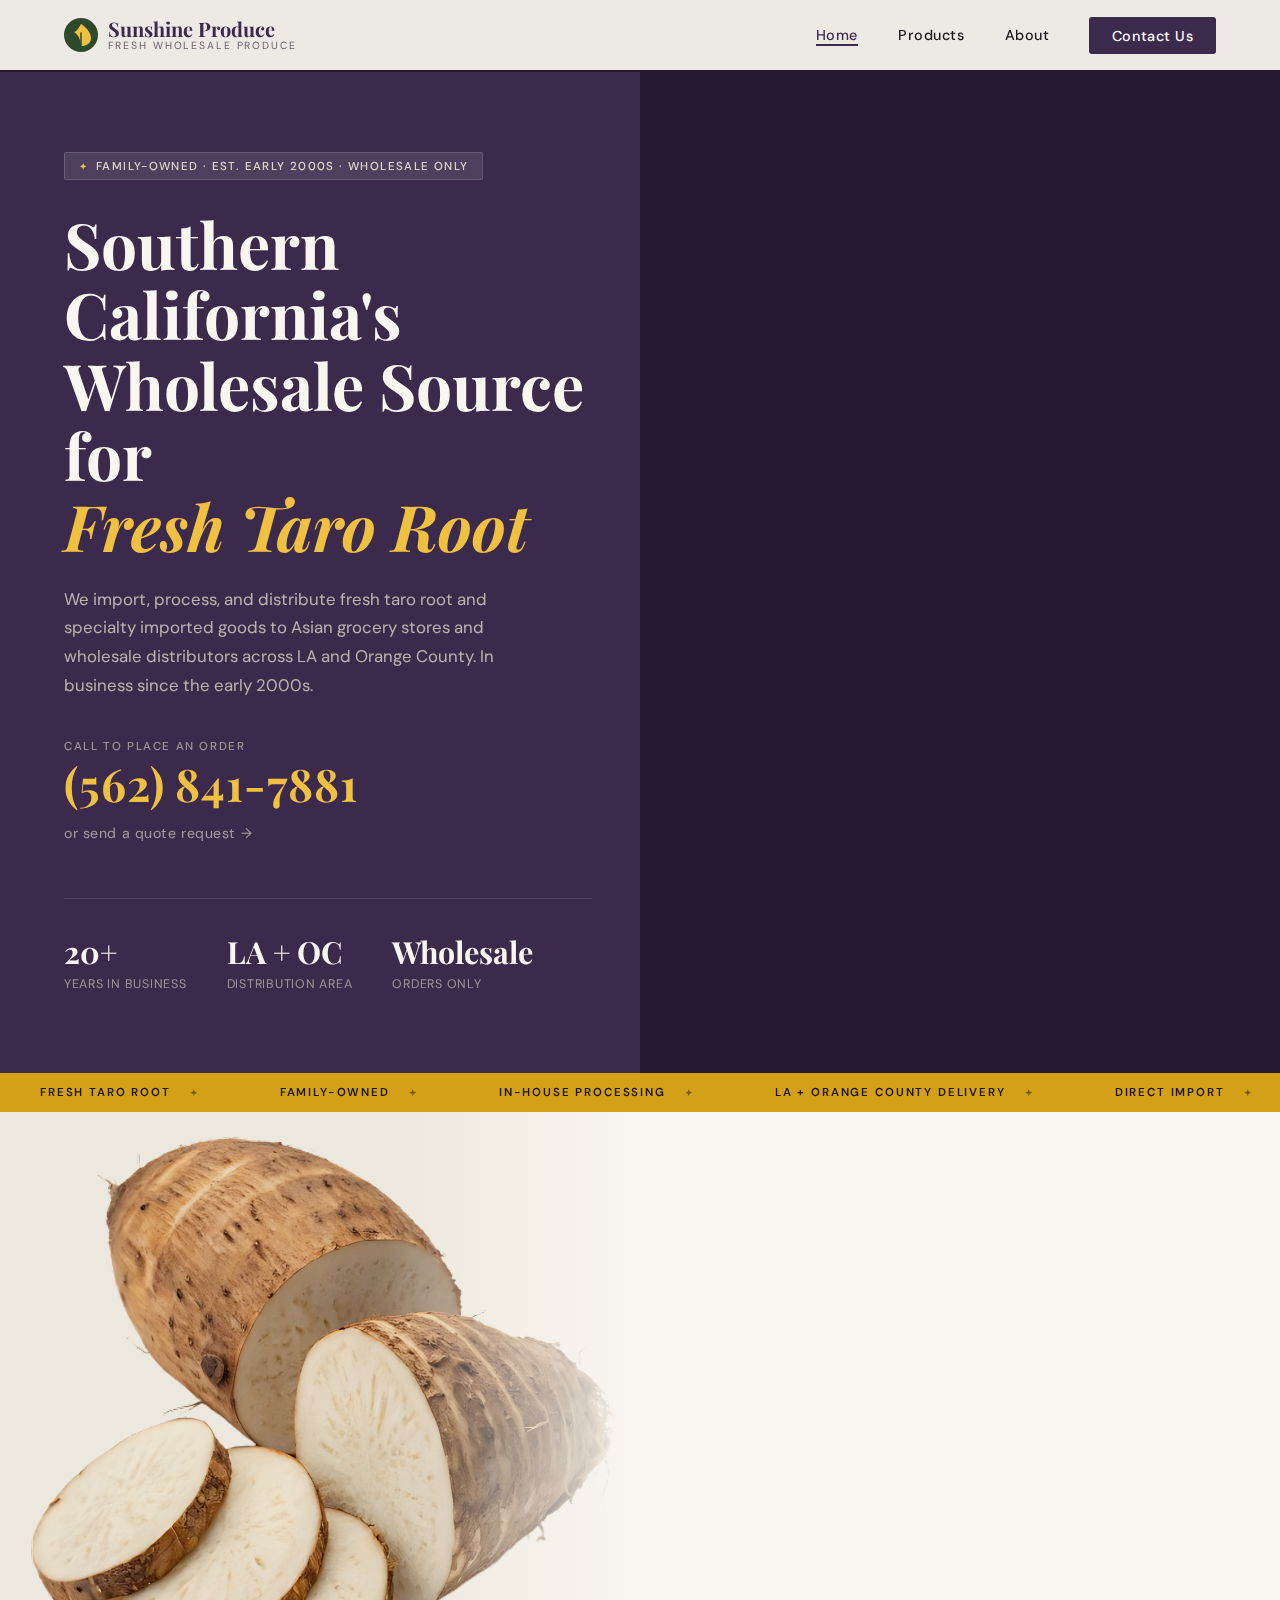
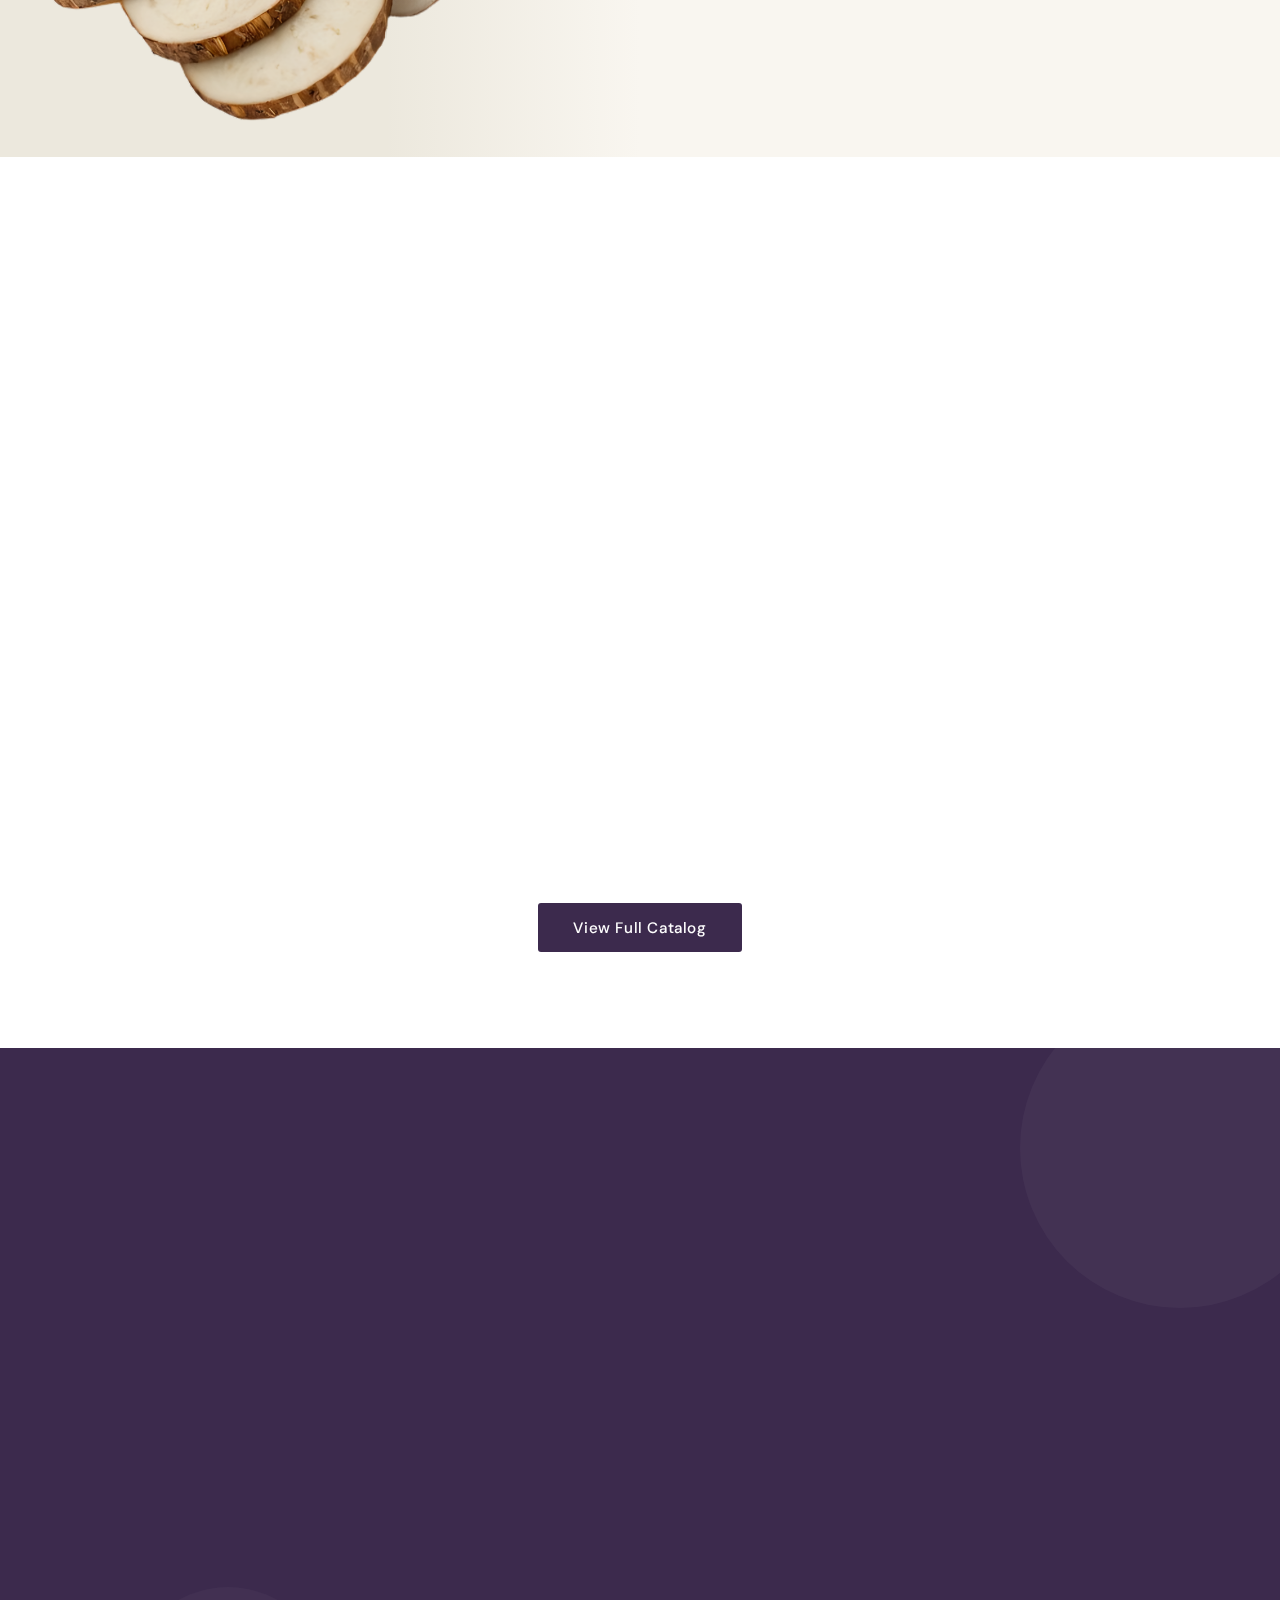
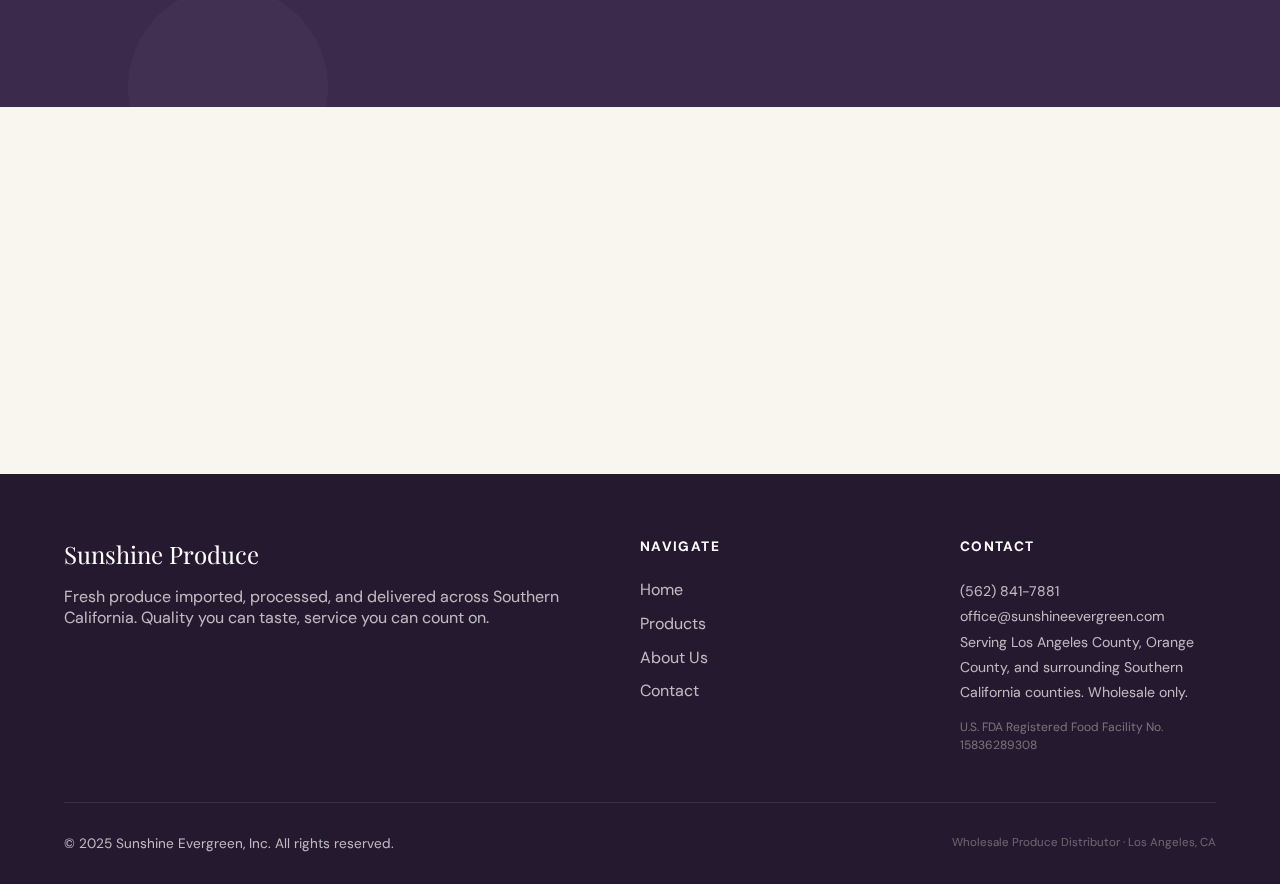
<file: index.html>
<!DOCTYPE html>
<html lang="en">

<head>
  <meta charset="UTF-8" />
  <meta name="viewport" content="width=device-width, initial-scale=1.0" />
  <title>Sunshine Produce — Fresh Wholesale Produce, Southern California</title>
  <link rel="icon" type="image/svg+xml" href="/images/logo.svg">
  <link rel="preconnect" href="https://fonts.googleapis.com" />
  <link rel="preconnect" href="https://fonts.gstatic.com" crossorigin />
  <link rel="stylesheet"
    href="https://fonts.googleapis.com/css2?family=Playfair+Display:ital,wght@0,500;0,700;1,500&family=DM+Sans:wght@300;400;500&display=swap"
    media="print" onload="this.media='all'" />
  <noscript>
    <link rel="stylesheet"
      href="https://fonts.googleapis.com/css2?family=Playfair+Display:ital,wght@0,500;0,700;1,500&family=DM+Sans:wght@300;400;500&display=swap" />
  </noscript>
  <link rel="stylesheet" href="styles.css" />
  <style>
    /* ── HERO ── */
    .hero {
      min-height: 100vh;
      display: grid;
      grid-template-columns: 1fr 1fr;
      padding-top: 72px;
      position: relative;
      overflow: hidden;
    }

    .hero-left {
      display: flex;
      flex-direction: column;
      justify-content: center;
      padding: 5rem 3rem 5rem 4rem;
      position: relative;
      z-index: 2;
      background: var(--green);
    }

    .hero-badge {
      display: inline-flex;
      align-items: center;
      gap: 0.5rem;
      background: rgba(255, 255, 255, 0.1);
      color: rgba(237, 229, 208, 0.9);
      font-size: 0.72rem;
      font-weight: 500;
      letter-spacing: 0.12em;
      text-transform: uppercase;
      padding: 0.35rem 0.85rem;
      border-radius: 2px;
      margin-bottom: 1.8rem;
      width: fit-content;
      animation: fadeUp 0.6s ease both;
    }

    .hero-badge::before {
      content: '✦';
      color: var(--gold-lt);
      font-size: 0.65rem;
    }

    .hero h1 {
      font-family: 'Playfair Display', serif;
      font-size: clamp(2.8rem, 5vw, 4.2rem);
      font-weight: 700;
      line-height: 1.1;
      color: var(--cream);
      margin-bottom: 1.5rem;
      animation: fadeUp 0.6s 0.1s ease both;
    }

    .hero h1 em {
      font-style: italic;
      color: var(--gold-lt);
    }

    .hero-sub {
      font-size: 1.05rem;
      line-height: 1.7;
      color: rgba(237, 229, 208, 0.72);
      max-width: 440px;
      margin-bottom: 2.5rem;
      animation: fadeUp 0.6s 0.2s ease both;
    }

    .hero-phone-cta {
      display: flex;
      flex-direction: column;
      gap: 0.3rem;
      margin-bottom: 1rem;
      animation: fadeUp 0.6s 0.3s ease both;
    }

    .hero-phone-label {
      font-size: 0.72rem;
      letter-spacing: 0.14em;
      text-transform: uppercase;
      color: rgba(237, 229, 208, 0.55);
      font-weight: 500;
    }

    .hero-phone-number {
      font-family: 'Playfair Display', serif;
      font-size: clamp(1.8rem, 3.5vw, 2.8rem);
      font-weight: 700;
      color: var(--gold-lt);
      text-decoration: none;
      letter-spacing: 0.02em;
      transition: color 0.2s;
      line-height: 1.1;
    }

    .hero-phone-number:hover { color: var(--cream); }

    .hero-text-link {
      font-size: 0.88rem;
      color: rgba(237, 229, 208, 0.6);
      text-decoration: none;
      letter-spacing: 0.04em;
      transition: color 0.2s;
      animation: fadeUp 0.6s 0.35s ease both;
    }

    .hero-text-link:hover { color: var(--cream); }

    .hero-stats {
      display: flex;
      gap: 2.5rem;
      margin-top: 3.5rem;
      padding-top: 2rem;
      border-top: 1px solid rgba(255, 255, 255, 0.12);
      animation: fadeUp 0.6s 0.4s ease both;
    }

    .hero-stat-num {
      font-family: 'Playfair Display', serif;
      font-size: 1.9rem;
      font-weight: 700;
      color: var(--cream);
      display: block;
    }

    .hero-stat-label {
      font-size: 0.78rem;
      color: rgba(237, 229, 208, 0.55);
      letter-spacing: 0.06em;
      text-transform: uppercase;
    }

    .hero-right {
      position: relative;
      overflow: hidden;
      animation: fadeIn 0.8s 0.2s ease both;
    }

    .hero-right::before {
      content: '';
      position: absolute;
      inset: 0;
      background: linear-gradient(135deg, var(--green) 0%, var(--green2) 50%, #5a8c3e 100%);
      z-index: 1;
    }

    .hero-botanical {
      position: absolute;
      top: 50%;
      left: 50%;
      transform: translate(-42%, -50%);
      z-index: 2;
      width: 78%;
      opacity: 0.18;
    }

    .hero-img-stack {
      position: absolute;
      inset: 0;
      z-index: 3;
      display: flex;
      align-items: center;
      justify-content: center;
    }

    .hero-float-img {
      position: absolute;
      filter: drop-shadow(0 20px 40px rgba(0, 0, 0, 0.5));
      mix-blend-mode: multiply;
    }

    .hero-float-main {
      width: 72%;
      top: 50%;
      left: 48%;
      transform: translate(-50%, -50%) rotate(-3deg);
    }

    .hero-float-secondary {
      width: 44%;
      bottom: 8%;
      right: 4%;
      transform: rotate(4deg);
    }

    .hero-trust-line {
      position: absolute;
      bottom: 1.5rem;
      left: 0;
      right: 0;
      text-align: center;
      font-size: 0.65rem;
      letter-spacing: 0.1em;
      color: rgba(255, 255, 255, 0.3);
      text-transform: uppercase;
      z-index: 4;
      padding: 0 1rem;
    }

    /* ── MARQUEE ── */
    .marquee-bar {
      background: var(--gold);
      color: var(--text);
      padding: 0.75rem 0;
      overflow: hidden;
      position: relative;
      z-index: 2;
    }

    .marquee-track {
      display: flex;
      gap: 0;
      animation: marquee 28s linear infinite;
      width: max-content;
    }

    .marquee-item {
      white-space: nowrap;
      padding: 0 2.5rem;
      font-size: 0.72rem;
      letter-spacing: 0.16em;
      text-transform: uppercase;
      font-weight: 600;
      display: flex;
      align-items: center;
      gap: 1.2rem;
    }

    .marquee-item::after {
      content: '✦';
      color: var(--text);
      font-size: 0.55rem;
      opacity: 0.5;
    }

    /* ── ABOUT STRIP ── */
    .about-strip {
      display: grid;
      grid-template-columns: 1fr 1fr;
      gap: 0;
      min-height: 520px;
      position: relative;
      z-index: 2;
    }

    .about-img {
      background: var(--cream2);
      position: relative;
      overflow: hidden;
    }

    .about-img img {
      width: 100%;
      height: 100%;
      object-fit: cover;
    }

    .about-img-overlay {
      position: absolute;
      inset: 0;
      background: linear-gradient(to right, transparent 60%, var(--cream) 100%);
    }

    .about-content {
      padding: 5rem 4rem 5rem 3rem;
      display: flex;
      flex-direction: column;
      justify-content: center;
    }

    .about-content h2 {
      font-family: 'Playfair Display', serif;
      font-size: clamp(1.8rem, 3vw, 2.6rem);
      font-weight: 700;
      color: var(--green);
      line-height: 1.2;
      margin-bottom: 1.2rem;
    }

    .about-content p {
      font-size: 0.98rem;
      line-height: 1.75;
      color: var(--muted);
      margin-bottom: 1rem;
      max-width: 460px;
    }

    .about-content a { margin-top: 1rem; }

    /* ── PRODUCTS SECTION ── */
    .products-section {
      padding: 6rem 4rem;
      position: relative;
      z-index: 2;
      background: var(--white);
    }

    .section-header { text-align: center; margin-bottom: 3.5rem; }

    .section-header h2 {
      font-family: 'Playfair Display', serif;
      font-size: clamp(2rem, 4vw, 3rem);
      color: var(--green);
      margin-bottom: 0.75rem;
    }

    .section-header p { color: var(--muted); font-size: 1rem; max-width: 520px; margin: 0 auto; line-height: 1.6; }

    .products-grid {
      display: grid;
      grid-template-columns: repeat(3, 1fr);
      gap: 1.5rem;
      max-width: 1100px;
      margin: 0 auto;
    }

    .product-card {
      background: var(--cream);
      border-radius: 3px;
      overflow: hidden;
      border: 1px solid var(--cream2);
      transition: transform 0.2s, box-shadow 0.2s;
      cursor: pointer;
    }

    .product-card:hover { transform: translateY(-4px); box-shadow: 0 16px 40px rgba(45, 74, 45, 0.12); }

    .product-card-img {
      width: 100%;
      height: 220px;
      background: var(--cream2);
      display: flex;
      align-items: center;
      justify-content: center;
      overflow: hidden;
    }

    .product-card-img img { width: 100%; height: 100%; object-fit: cover; mix-blend-mode: multiply; }

    .product-card-body { padding: 1.4rem 1.5rem 1.6rem; }

    .product-card-tag { font-size: 0.68rem; letter-spacing: 0.14em; text-transform: uppercase; color: var(--terra); font-weight: 500; margin-bottom: 0.4rem; }
    .product-card-name { font-family: 'Playfair Display', serif; font-size: 1.15rem; font-weight: 700; color: var(--green); margin-bottom: 0.5rem; }
    .product-card-desc { font-size: 0.88rem; color: var(--muted); line-height: 1.6; }

    .product-placeholder {
      width: 100%;
      height: 220px;
      background: linear-gradient(135deg, var(--cream2) 0%, var(--cream) 100%);
      display: flex;
      align-items: center;
      justify-content: center;
    }

    .product-placeholder svg { width: 64px; height: 64px; opacity: 0.25; }

    /* ── VALUES ── */
    .values-section {
      padding: 6rem 4rem;
      background: var(--green);
      position: relative;
      overflow: hidden;
      z-index: 2;
    }

    .values-section::before {
      content: '';
      position: absolute;
      top: -60px;
      right: -60px;
      width: 320px;
      height: 320px;
      border-radius: 50%;
      background: rgba(255, 255, 255, 0.04);
    }

    .values-section::after {
      content: '';
      position: absolute;
      bottom: -80px;
      left: 10%;
      width: 200px;
      height: 200px;
      border-radius: 50%;
      background: rgba(255, 255, 255, 0.03);
    }

    .values-section .section-header h2 { color: var(--cream); }
    .values-section .section-header p { color: rgba(237, 229, 208, 0.7); }
    .values-section .section-tag { color: var(--gold-lt); }
    .values-section .section-tag::before { background: var(--gold-lt); }

    .values-grid { display: grid; grid-template-columns: repeat(3, 1fr); gap: 2rem; max-width: 960px; margin: 0 auto; }

    .value-card {
      padding: 2rem;
      border: 1px solid rgba(255, 255, 255, 0.1);
      border-radius: 3px;
      transition: background 0.2s, border-color 0.2s;
    }

    .value-card:hover { background: rgba(255, 255, 255, 0.06); border-color: rgba(255, 255, 255, 0.2); }

    .value-icon {
      width: 44px;
      height: 44px;
      background: rgba(240, 192, 64, 0.15);
      border-radius: 2px;
      margin-bottom: 1.2rem;
      display: flex;
      align-items: center;
      justify-content: center;
      font-size: 1.3rem;
    }

    .value-card h3 { font-family: 'Playfair Display', serif; font-size: 1.15rem; color: var(--cream); margin-bottom: 0.6rem; }
    .value-card p { font-size: 0.88rem; color: rgba(237, 229, 208, 0.65); line-height: 1.65; }

    /* ── CTA BANNER ── */
    .cta-banner {
      padding: 5rem 4rem;
      text-align: center;
      background: var(--cream2);
      position: relative;
      z-index: 2;
    }

    .cta-banner h2 { font-family: 'Playfair Display', serif; font-size: clamp(1.8rem, 3.5vw, 2.8rem); color: var(--green); margin-bottom: 1rem; }
    .cta-banner p { color: var(--muted); font-size: 1rem; margin-bottom: 2rem; max-width: 500px; margin-left: auto; margin-right: auto; line-height: 1.6; }

    /* ── RESPONSIVE ── */
    @media (max-width: 900px) {
      .hero { grid-template-columns: 1fr; min-height: auto; }
      .hero-right { height: 340px; }
      .hero-left { padding: 4rem 1.5rem 2rem; }
      .about-strip { grid-template-columns: 1fr; }
      .about-img { height: 300px; }
      .about-content { padding: 3rem 1.5rem; }
      .products-section { padding: 4rem 1.5rem; }
      .products-grid { grid-template-columns: 1fr 1fr; }
      .values-section { padding: 4rem 1.5rem; }
      .values-grid { grid-template-columns: 1fr; gap: 1rem; }
      .cta-banner { padding: 4rem 1.5rem; }
    }

    @media (max-width: 580px) {
      .products-grid { grid-template-columns: 1fr; }
      .hero-stats { gap: 1.5rem; }
    }
  </style>
</head>

<body>

  <!-- NAV -->
  <nav>
    <a href="index.html" class="nav-logo">
      <svg viewBox="0 0 34 34" fill="none" xmlns="http://www.w3.org/2000/svg">
        <circle cx="17" cy="17" r="17" fill="#2d4a2d" />
        <path d="M17 6 C17 6, 27 12, 27 20 C27 25.5 22.5 28 17 28 C17 28, 17 18, 10 14 C13 14, 17 6, 17 6Z"
          fill="#f0c040" />
        <path d="M17 28 L17 15" stroke="#2d4a2d" stroke-width="1.5" stroke-linecap="round" />
      </svg>
      <div class="nav-logo-text">
        Sunshine Produce
        <span>Fresh Wholesale Produce</span>
      </div>
    </a>
    <ul class="nav-links">
      <li><a href="index.html" class="active">Home</a></li>
      <li><a href="products.html">Products</a></li>
      <li><a href="about.html">About</a></li>
      <li><a href="contact.html" class="nav-cta">Contact Us</a></li>
    </ul>
    <button class="nav-hamburger" aria-label="Open menu">
      <span></span><span></span><span></span>
    </button>
  </nav>

  <!-- Mobile nav overlay -->
  <div class="nav-mobile" id="mobileNav">
    <a href="index.html">Home</a>
    <a href="products.html">Products</a>
    <a href="about.html">About</a>
    <a href="contact.html" class="nav-cta-mobile">Contact Us</a>
  </div>

  <!-- HERO -->
  <section class="hero">
    <div class="hero-left">
      <div class="hero-badge">Family-Owned · Est. Early 2000s · Wholesale Only</div>
      <h1>Southern California's<br />Wholesale Source for<br /><em>Fresh Taro Root</em></h1>
      <p class="hero-sub">
        We import, process, and distribute fresh taro root and specialty imported goods to Asian grocery stores and wholesale distributors across LA and Orange County. In business since the early 2000s.
      </p>
      <div class="hero-phone-cta">
        <span class="hero-phone-label">Call to place an order</span>
        <a href="tel:+15628417881" class="hero-phone-number">(562) 841-7881</a>
      </div>
      <a href="contact.html" class="hero-text-link">or send a quote request &rarr;</a>
      <div class="hero-stats">
        <div>
          <span class="hero-stat-num">20+</span>
          <span class="hero-stat-label">Years in Business</span>
        </div>
        <div>
          <span class="hero-stat-num">LA + OC</span>
          <span class="hero-stat-label">Distribution Area</span>
        </div>
        <div>
          <span class="hero-stat-num">Wholesale</span>
          <span class="hero-stat-label">Orders Only</span>
        </div>
      </div>
    </div>
    <div class="hero-right">
      <!-- Botanical watermark -->
      <svg class="hero-botanical" viewBox="0 0 300 300" fill="none" xmlns="http://www.w3.org/2000/svg">
        <path
          d="M150 280 C150 280, 60 200, 60 130 C60 70, 100 40, 150 30 C200 40, 240 70, 240 130 C240 200, 150 280, 150 280Z"
          fill="white" />
        <path d="M150 280 L150 80" stroke="white" stroke-width="3" opacity="0.6" />
        <path d="M150 180 C150 180, 100 160, 80 130" stroke="white" stroke-width="2" opacity="0.5" />
        <path d="M150 160 C150 160, 200 140, 220 110" stroke="white" stroke-width="2" opacity="0.5" />
        <path d="M150 210 C150 210, 110 195, 95 170" stroke="white" stroke-width="1.5" opacity="0.4" />
      </svg>
      <div class="hero-img-stack">
        <img class="hero-float-img hero-float-main" src="images/taro_peeled.png" alt="Fresh peeled taro root" />
        <div class="hero-trust-line">U.S. FDA Registered Food Facility No. 15836289308</div>
      </div>
    </div>
  </section>

  <!-- MARQUEE -->
  <div class="marquee-bar">
    <div class="marquee-track">
      <div class="marquee-item">Fresh Taro Root</div>
      <div class="marquee-item">Family-Owned</div>
      <div class="marquee-item">In-House Processing</div>
      <div class="marquee-item">LA + Orange County Delivery</div>
      <div class="marquee-item">Direct Import</div>
      <div class="marquee-item">Vacuum-Sealed Quality</div>
      <div class="marquee-item">Wholesale</div>
      <div class="marquee-item">Distributors</div>
      <div class="marquee-item">FDA Registered Facility</div>
      <div class="marquee-item">Fresh Taro Root</div>
      <div class="marquee-item">Family-Owned</div>
      <div class="marquee-item">In-House Processing</div>
      <div class="marquee-item">LA + Orange County Delivery</div>
      <div class="marquee-item">Direct Import</div>
      <div class="marquee-item">Vacuum-Sealed Quality</div>
      <div class="marquee-item">Wholesale</div>
      <div class="marquee-item">Distributors</div>
      <div class="marquee-item">FDA Registered Facility</div>
    </div>
  </div>

  <!-- ABOUT STRIP -->
  <section class="about-strip">
    <div class="about-img">
      <img src="images/taro_hero.png" alt="Taro root" style="mix-blend-mode: multiply;" />
      <div class="about-img-overlay"></div>
    </div>
    <div class="about-content reveal">
      <div class="section-tag">Our Story</div>
      <h2>Rooted in Quality,<br />Built on Trust</h2>
      <p>Sunshine Produce is a family-owned importer, processor, and distributor based in the Los Angeles area. We source taro root directly from overseas and USA suppliers, process it in-house, peeling, chopping, vacuum-sealing, and deliver to wholesale and distributor accounts across Southern California.</p>
      <p>We've been supplying Asian grocery stores and wholesale distributors in LA and Orange County since the early 2000s. We do all processing at our facility in Artesia, CA.</p>
      <a href="about.html" class="btn-secondary">Learn More About Us</a>
    </div>
  </section>

  <!-- PRODUCTS -->
  <section class="products-section">
    <div class="section-header reveal">
      <div class="section-tag" style="justify-content:center;margin-bottom:0.75rem;">What We Carry</div>
      <h2>Our Products</h2>
      <p>Wholesale-ready, vacuum-sealed, and shipped at peak freshness. Bulk orders and custom packaging available.</p>
    </div>
    <div class="products-grid">
      <div class="product-card reveal reveal-delay-1">
        <div class="product-card-img">
          <img src="images/taro_peeled.png" alt="Fresh Peeled Taro Root" style="mix-blend-mode: multiply;" />
        </div>
        <div class="product-card-body">
          <div class="product-card-name">Fresh Peeled Taro Root</div>
          <div class="product-card-desc">Peeled, vacuum-sealed, and ready to cook. Available in bulk for wholesale customers.</div>
        </div>
      </div>
      <div class="product-card reveal reveal-delay-2">
        <div class="product-card-img">
          <img src="images/IMG_3301.jpg" alt="AKFoods Cashews & Nuts" style="mix-blend-mode: multiply;" />
        </div>
        <div class="product-card-body">
          <div class="product-card-tag">Imported</div>
          <div class="product-card-name">Cashews &amp; Nuts</div>
          <div class="product-card-desc">A full range of imported roasted cashews and mixed nuts. 9 varieties available wholesale by the box.</div>
        </div>
      </div>
      <div class="product-card reveal reveal-delay-3">
        <div class="product-card-img">
          <img src="images/IMG_3299.jpg" alt="Sunsweet Plums" style="mix-blend-mode: multiply;" />
        </div>
        <div class="product-card-body">
          <div class="product-card-tag">Imported</div>
          <div class="product-card-name">Sunsweet Plums</div>
          <div class="product-card-desc">Salt-dried Vietnamese plums, a popular specialty snack. Available wholesale by the case.</div>
        </div>
      </div>
    </div>
    <div style="text-align:center;margin-top:3rem;">
      <a href="products.html" class="btn-primary">View Full Catalog</a>
    </div>
  </section>

  <!-- VALUES -->
  <section class="values-section">
    <div class="section-header reveal" style="margin-bottom:3rem;">
      <div class="section-tag" style="justify-content:center;">Why Sunshine Produce</div>
      <h2>What Sets Us Apart</h2>
      <p>We import, process, and deliver taro root and specialty imported goods to wholesale accounts across Southern California.</p>
    </div>
    <div class="values-grid">
      <div class="value-card reveal reveal-delay-1">
        <div class="value-icon">
          <svg width="22" height="22" viewBox="0 0 24 24" fill="none" stroke="#f0c040" stroke-width="1.8"
            stroke-linecap="round" stroke-linejoin="round">
            <path d="M12 22C12 22, 4 16, 4 9C4 5, 7.5 2, 12 2C16.5 2, 20 5, 20 9C20 16, 12 22, 12 22Z" />
            <line x1="12" y1="22" x2="12" y2="10" />
            <path d="M12 16 C12 16, 8 14, 6 11" />
            <path d="M12 13 C12 13, 16 11, 18 8" />
          </svg>
        </div>
        <h3>Peak Freshness</h3>
        <p>Taro root is peeled, chopped, and vacuum-sealed at our Artesia facility. Vacuum sealing extends shelf life without additives.</p>
      </div>
      <div class="value-card reveal reveal-delay-2">
        <div class="value-icon">
          <svg width="22" height="22" viewBox="0 0 24 24" fill="none" stroke="#f0c040" stroke-width="1.8"
            stroke-linecap="round" stroke-linejoin="round">
            <polyline points="21 8 21 21 3 21 3 8" />
            <rect x="1" y="3" width="22" height="5" />
            <line x1="10" y1="12" x2="14" y2="12" />
          </svg>
        </div>
        <h3>Reliable Fulfillment</h3>
        <p>We have been fulfilling wholesale orders across Southern California since the early 2000s.</p>
      </div>
      <div class="value-card reveal reveal-delay-3">
        <div class="value-icon">
          <svg width="22" height="22" viewBox="0 0 24 24" fill="none" stroke="#f0c040" stroke-width="1.8"
            stroke-linecap="round" stroke-linejoin="round">
            <path
              d="M20.84 4.61a5.5 5.5 0 0 0-7.78 0L12 5.67l-1.06-1.06a5.5 5.5 0 0 0-7.78 7.78l1.06 1.06L12 21.23l7.78-7.78 1.06-1.06a5.5 5.5 0 0 0 0-7.78z" />
          </svg>
        </div>
        <h3>Personal Service</h3>
        <p>We are a small family operation. When you call, you reach the people who manage your account directly.</p>
      </div>
    </div>
  </section>

  <!-- CTA BANNER -->
  <section class="cta-banner reveal">
    <h2>Ready to Place a Wholesale Order?</h2>
    <p>Reach out and we will get back to you with pricing, availability, and delivery schedule.</p>
    <a href="contact.html" class="btn-primary">Contact Us Today</a>
  </section>

  <!-- FOOTER -->
  <footer>
    <div class="footer-top">
      <div>
        <div class="footer-brand-name">Sunshine Produce</div>
        <p class="footer-tagline">Fresh produce imported, processed, and delivered across Southern California. Quality you can taste, service you can count on.</p>
      </div>
      <div class="footer-col">
        <h4>Navigate</h4>
        <ul>
          <li><a href="index.html">Home</a></li>
          <li><a href="products.html">Products</a></li>
          <li><a href="about.html">About Us</a></li>
          <li><a href="contact.html">Contact</a></li>
        </ul>
      </div>
      <div class="footer-col">
        <h4>Contact</h4>
        <address>
          <a href="tel:+15628417881">(562) 841-7881</a><br />
          <a href="mailto:office@sunshineevergreen.com">office@sunshineevergreen.com</a><br />
          Serving Los Angeles County, Orange County, and surrounding Southern California counties. Wholesale only.
        </address>
        <p style="font-size:0.75rem;color:rgba(247,242,232,0.4);margin-top:0.75rem;line-height:1.5;">U.S. FDA Registered Food Facility No. 15836289308</p>
      </div>
    </div>
    <div class="footer-bottom">
      <span>© 2025 Sunshine Evergreen, Inc. All rights reserved.</span>
      <span style="color:rgba(247,242,232,0.35);font-size:0.72rem;">Wholesale Produce Distributor · Los Angeles, CA</span>
    </div>
  </footer>

  <script src="scripts.js"></script>
</body>

</html>
</file>
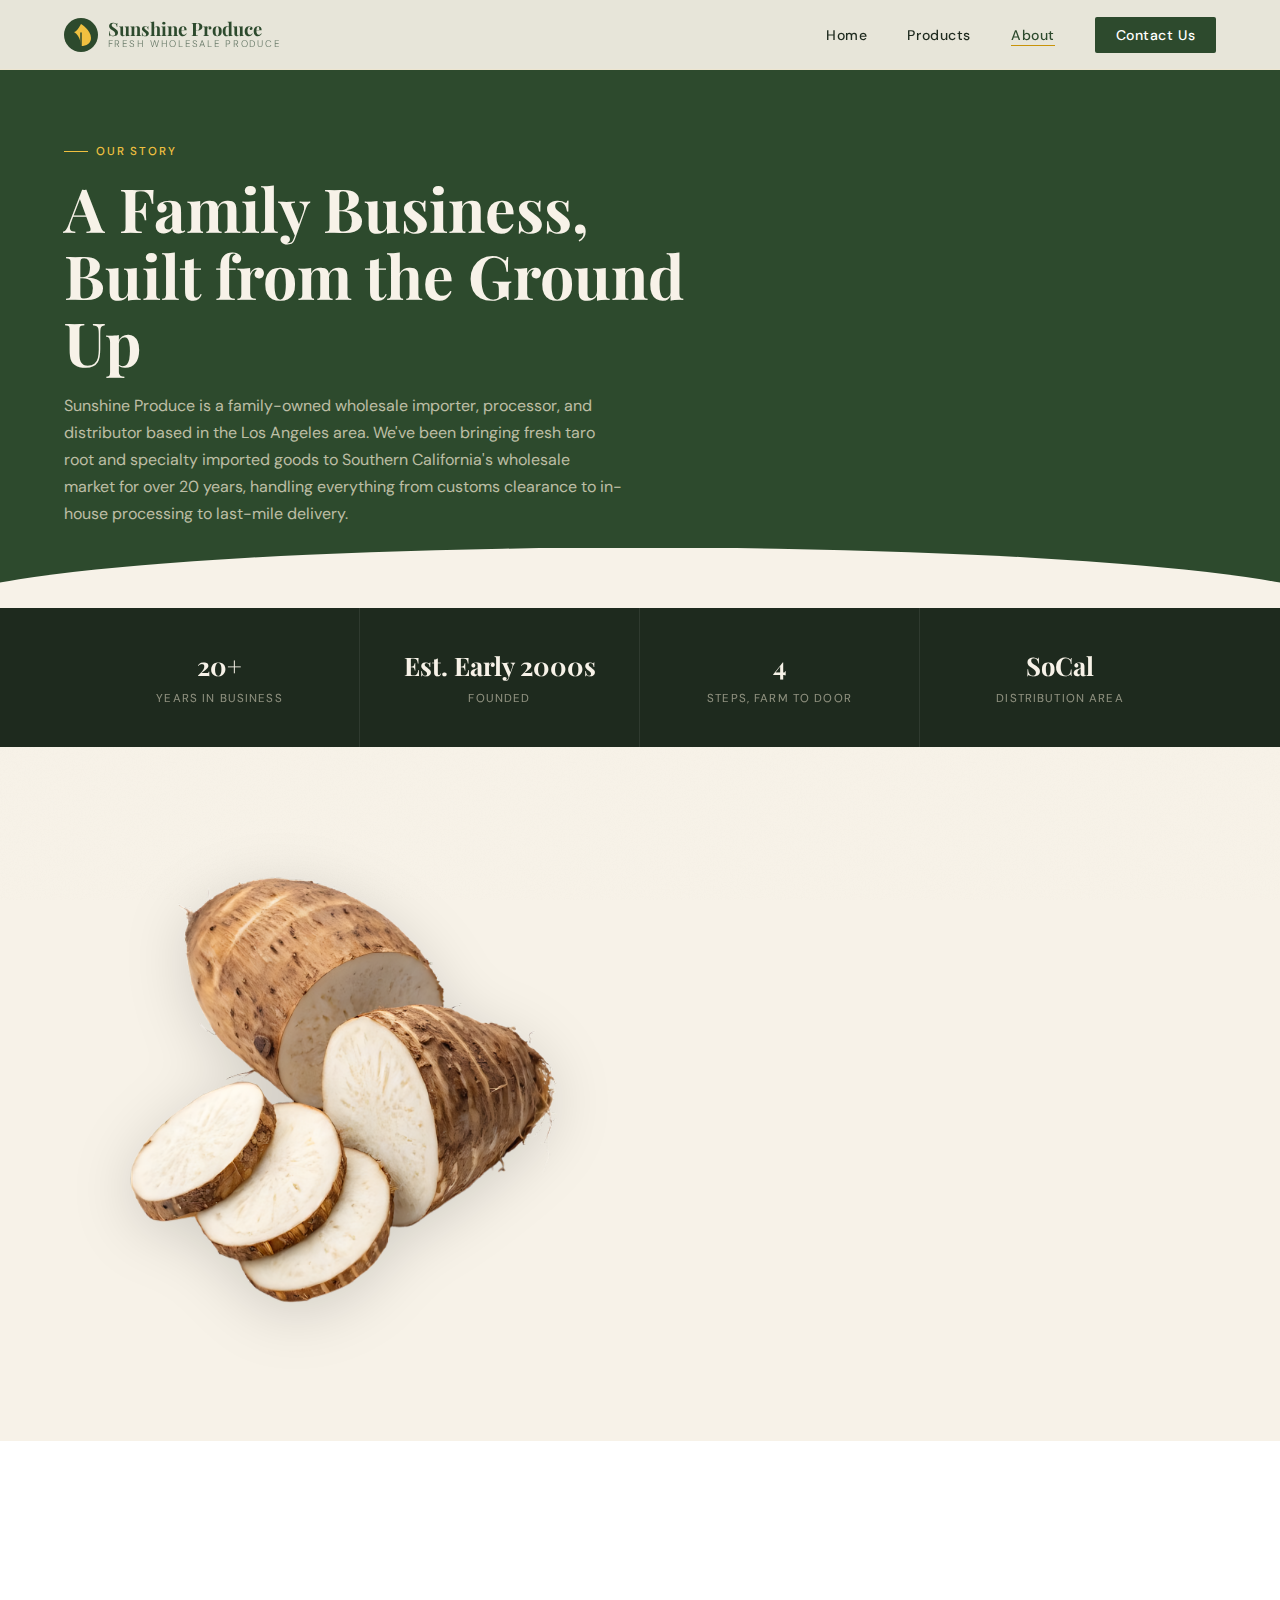
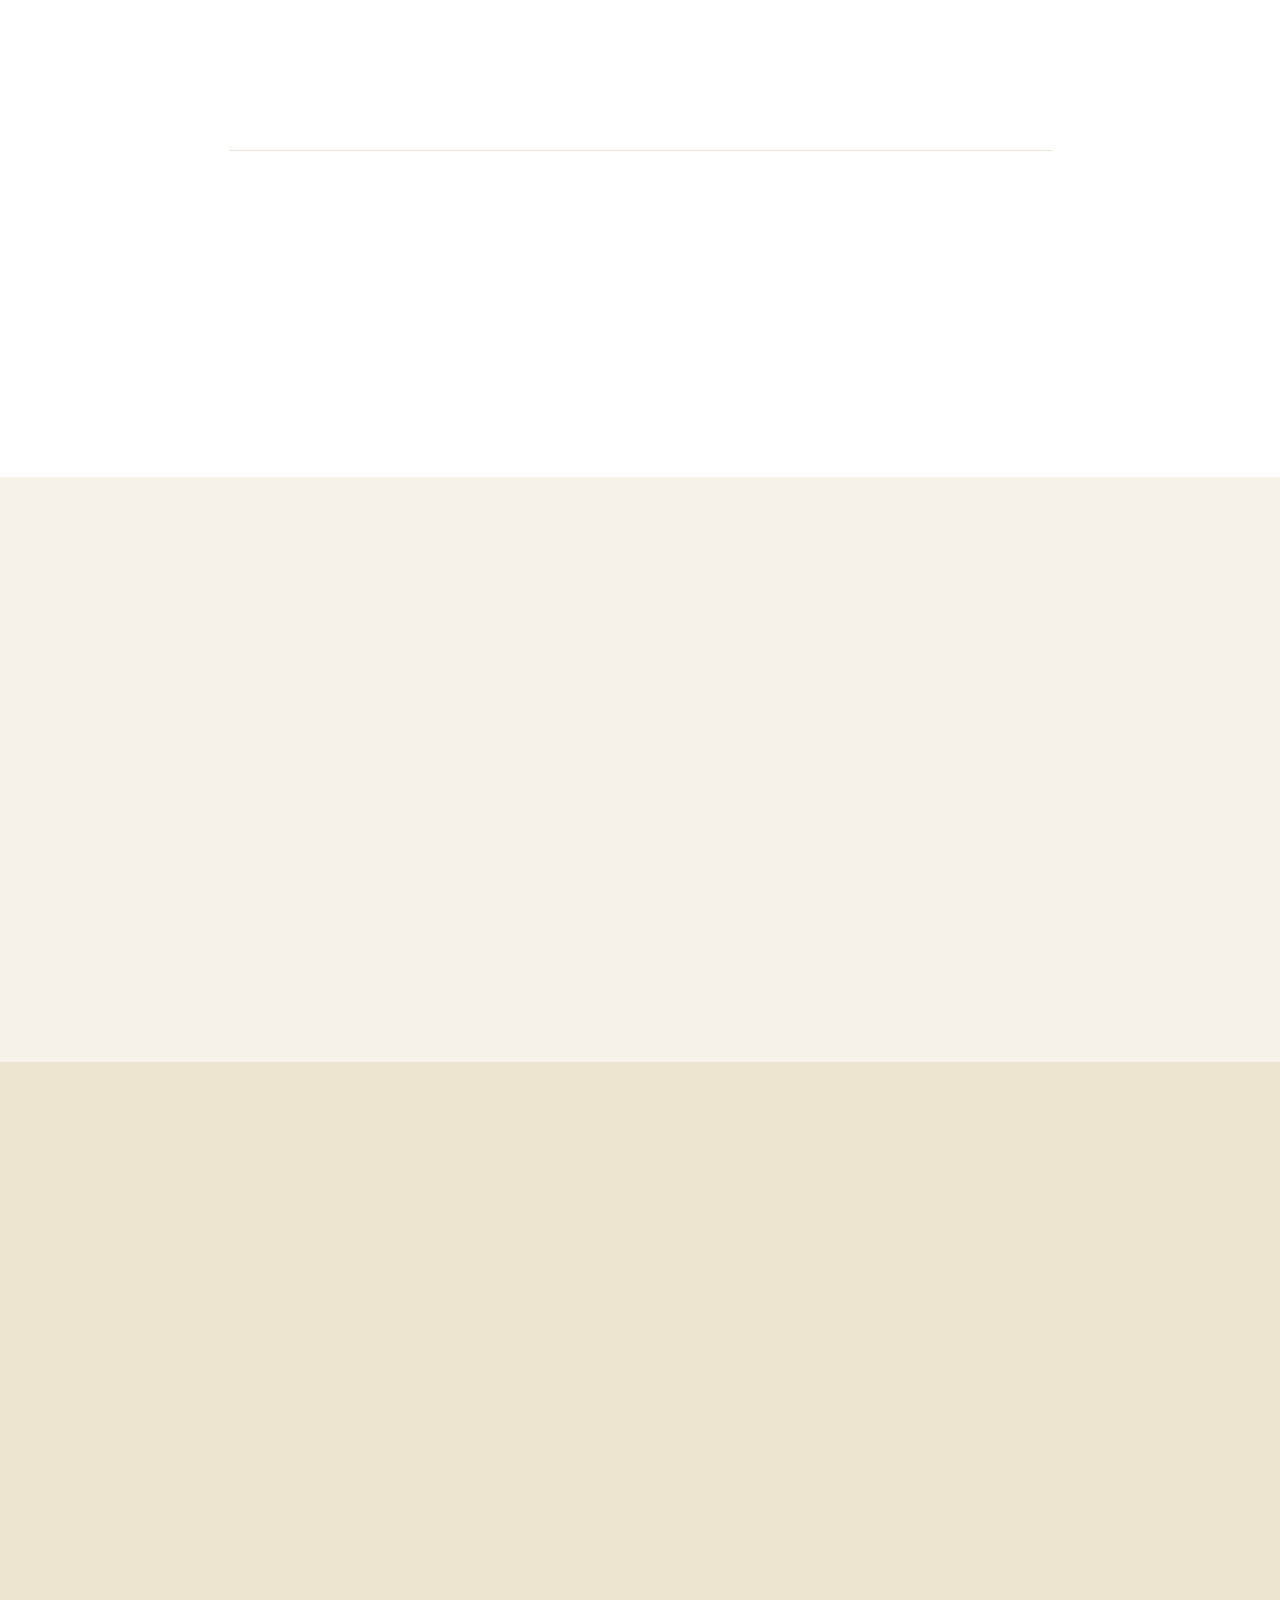
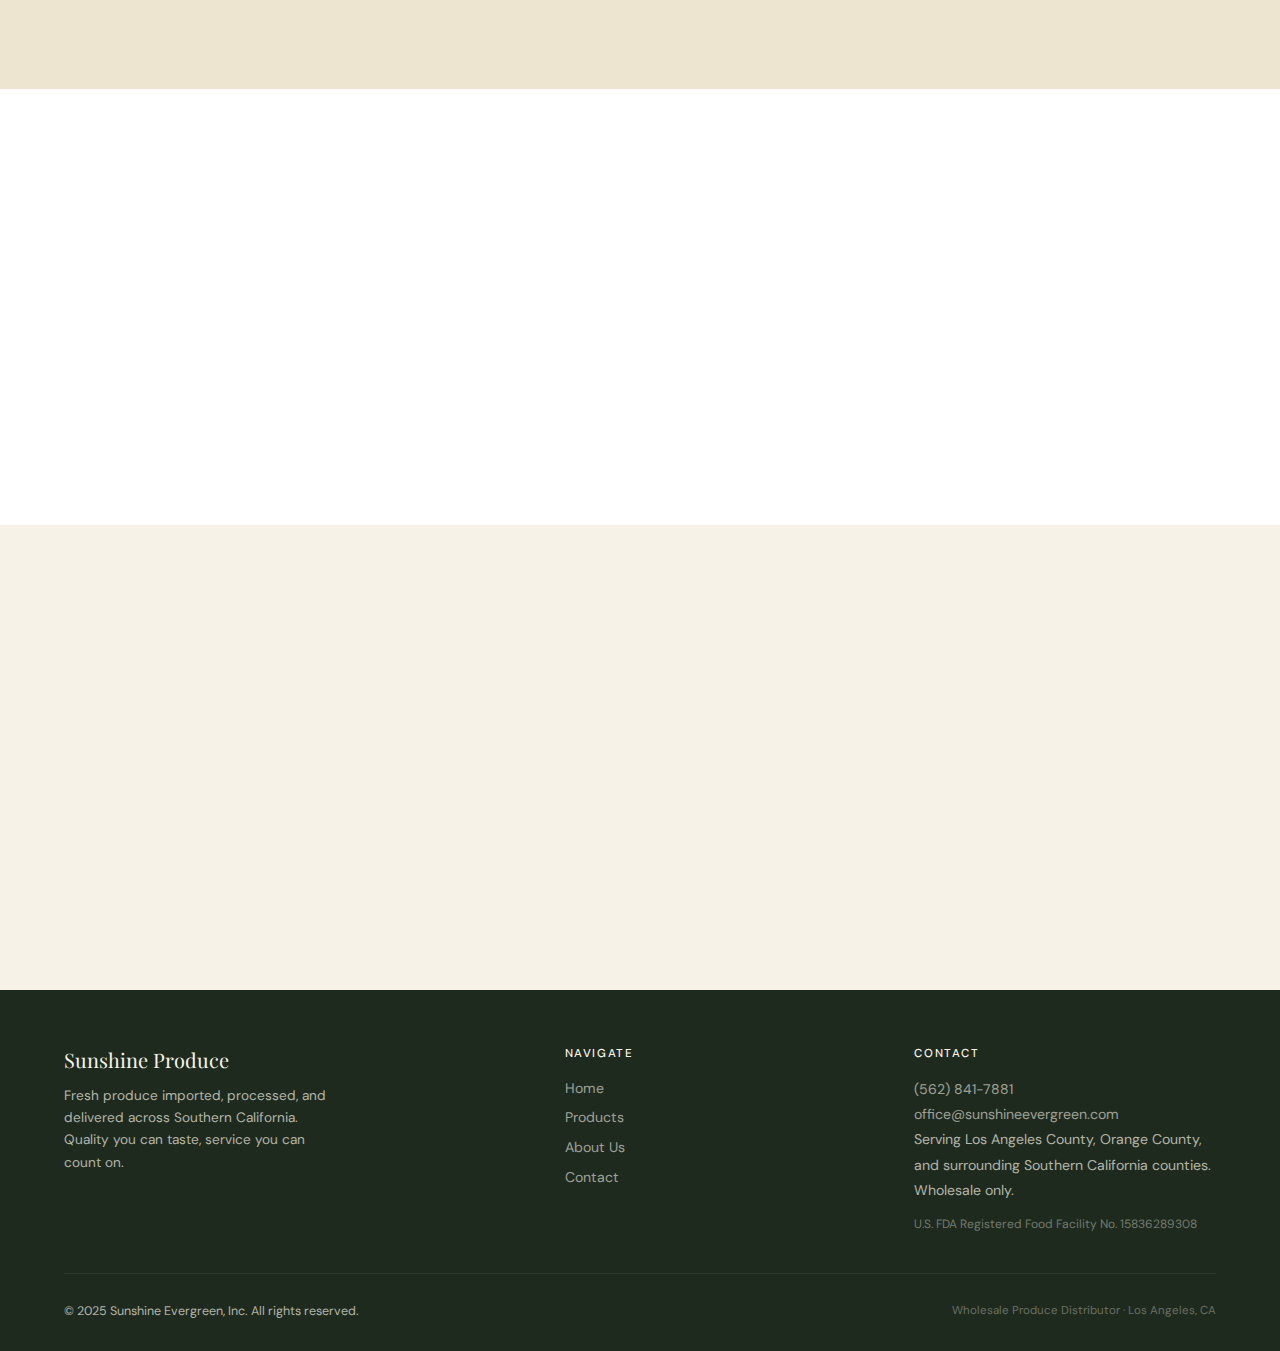
<file: about.html>
<!DOCTYPE html>
<html lang="en">
<head>
  <meta charset="UTF-8" />
  <meta name="viewport" content="width=device-width, initial-scale=1.0"/>
  <title>About Us — Sunshine Produce</title>
  <link rel="icon" type="image/svg+xml" href="data:image/svg+xml,%3Csvg viewBox='0 0 34 34' fill='none' xmlns='http://www.w3.org/2000/svg'%3E%3Ccircle cx='17' cy='17' r='17' fill='%232d4a2d'/%3E%3Cpath d='M17 6 C17 6%2C 27 12%2C 27 20 C27 25.5 22.5 28 17 28 C17 28%2C 17 18%2C 10 14 C13 14%2C 17 6%2C 17 6Z' fill='%23f0c040'/%3E%3Cpath d='M17 28 L17 15' stroke='%232d4a2d' stroke-width='1.5' stroke-linecap='round'/%3E%3C/svg%3E"/>
  <link rel="preconnect" href="https://fonts.googleapis.com"/>
  <link rel="preconnect" href="https://fonts.gstatic.com" crossorigin/>
  <link rel="stylesheet" href="https://fonts.googleapis.com/css2?family=Playfair+Display:ital,wght@0,500;0,700;1,500&family=DM+Sans:wght@300;400;500&display=swap" media="print" onload="this.media='all'"/>
  <noscript><link rel="stylesheet" href="https://fonts.googleapis.com/css2?family=Playfair+Display:ital,wght@0,500;0,700;1,500&family=DM+Sans:wght@300;400;500&display=swap"/></noscript>
  <style>
    *, *::before, *::after { box-sizing: border-box; margin: 0; padding: 0; }
    :root {
      --cream: #f7f2e8; --cream2: #ede5d0; --green: #2d4a2d; --green2: #3e6b3e;
      --gold: #c8930a; --gold-lt: #f0c040; --terra: #b85c38;
      --text: #1e2a1e; --muted: #6b7c6b; --white: #ffffff;
    }
    html { scroll-behavior: smooth; }
    body { font-family: 'DM Sans', sans-serif; background: var(--cream); color: var(--text); overflow-x: hidden; }
    body::before {
      content: ''; position: fixed; inset: 0;
      background-image: url("data:image/svg+xml,%3Csvg xmlns='http://www.w3.org/2000/svg' width='400' height='400'%3E%3Cfilter id='n'%3E%3CfeTurbulence type='fractalNoise' baseFrequency='0.75' numOctaves='4' stitchTiles='stitch'/%3E%3C/filter%3E%3Crect width='400' height='400' filter='url(%23n)' opacity='0.04'/%3E%3C/svg%3E");
      pointer-events: none; z-index: 0; opacity: 0.5;
    }

    /* NAV */
    nav { position: fixed; top: 0; left: 0; right: 0; z-index: 100; display: flex; align-items: center; justify-content: space-between; padding: 1.1rem 4rem; background: rgba(247,242,232,0.92); backdrop-filter: blur(10px); border-bottom: 1px solid var(--cream2); }
    .nav-logo { display: flex; align-items: center; gap: 0.6rem; text-decoration: none; }
    .nav-logo svg { width: 34px; height: 34px; }
    .nav-logo-text { font-family: 'Playfair Display', serif; font-size: 1.15rem; font-weight: 700; color: var(--green); line-height: 1.1; }
    .nav-logo-text span { display: block; font-size: 0.6rem; font-weight: 300; letter-spacing: 0.18em; text-transform: uppercase; color: var(--muted); font-family: 'DM Sans', sans-serif; }
    .nav-links { display: flex; gap: 2.5rem; list-style: none; }
    .nav-links a { text-decoration: none; color: var(--text); font-size: 0.88rem; font-weight: 500; letter-spacing: 0.04em; position: relative; padding-bottom: 2px; transition: color 0.2s; }
    .nav-links a::after { content: ''; position: absolute; bottom: 0; left: 0; right: 0; height: 1.5px; background: var(--gold); transform: scaleX(0); transform-origin: left; transition: transform 0.25s ease; }
    .nav-links a:hover { color: var(--green); }
    .nav-links a:hover::after, .nav-links a.active::after { transform: scaleX(1); }
    .nav-links a.active { color: var(--green); }
    .nav-cta { background: var(--green); color: var(--white) !important; padding: 0.55rem 1.3rem !important; border-radius: 2px; transition: background 0.2s !important; }
    .nav-cta:hover { background: var(--green2) !important; }
    .nav-cta::after { display: none !important; }

    /* PAGE HEADER */
    .page-header { padding: 9rem 4rem 5rem; background: var(--green); position: relative; overflow: hidden; }
    .page-header::after { content: ''; position: absolute; bottom: 0; left: 0; right: 0; height: 60px; background: var(--cream); clip-path: ellipse(55% 100% at 50% 100%); }
    .page-header-inner { max-width: 700px; position: relative; z-index: 2; }
    .section-tag { font-size: 0.72rem; font-weight: 500; letter-spacing: 0.16em; text-transform: uppercase; color: var(--gold-lt); margin-bottom: 1rem; display: flex; align-items: center; gap: 0.5rem; }
    .section-tag::before { content: ''; display: block; width: 24px; height: 1.5px; background: var(--gold-lt); }
    .page-header h1 { font-family: 'Playfair Display', serif; font-size: clamp(2.5rem, 5vw, 3.8rem); font-weight: 700; color: var(--cream); line-height: 1.1; margin-bottom: 1rem; }
    .page-header p { font-size: 1rem; color: rgba(237,229,208,0.75); line-height: 1.7; max-width: 560px; }

    /* STATS BAR */
    .stats-bar { display: flex; justify-content: center; background: var(--text); position: relative; z-index: 2; }
    .stats-bar-item { flex: 1; text-align: center; padding: 2.5rem 1.5rem; border-right: 1px solid rgba(255,255,255,0.08); max-width: 280px; }
    .stats-bar-item:last-child { border-right: none; }
    .stats-bar-num { font-family: 'Playfair Display', serif; font-size: 1.6rem; font-weight: 700; color: var(--cream); display: block; margin-bottom: 0.3rem; }
    .stats-bar-label { font-size: 0.72rem; letter-spacing: 0.1em; text-transform: uppercase; color: rgba(237,229,208,0.55); }

    /* STORY SECTION */
    .story-section { padding: 6rem 4rem; position: relative; z-index: 2; }
    .story-grid { display: grid; grid-template-columns: 1fr 1fr; gap: 6rem; max-width: 1100px; margin: 0 auto; align-items: center; }
    .story-visual { position: relative; }
    .story-img-main {
      width: 100%;
      aspect-ratio: unset;
      background: transparent;
      border-radius: 3px;
      overflow: visible;
      display: flex;
      align-items: center;
      justify-content: center;
      padding: 1rem;
    }
    .story-img-main img {
      width: 100%;
      height: auto;
      object-fit: contain;
      mix-blend-mode: multiply;
      filter: drop-shadow(0 12px 30px rgba(0,0,0,0.15));
    }
    .story-content .section-tag { color: var(--terra); }
    .story-content .section-tag::before { background: var(--terra); }
    .story-content h2 { font-family: 'Playfair Display', serif; font-size: clamp(1.8rem, 3vw, 2.6rem); font-weight: 700; color: var(--green); line-height: 1.2; margin-bottom: 1.5rem; }
    .story-content p { font-size: 0.97rem; line-height: 1.78; color: var(--muted); margin-bottom: 1.1rem; }

    /* WHAT WE DO */
    .process-section { padding: 6rem 4rem; background: var(--white); position: relative; z-index: 2; }
    .process-section .section-header { text-align: center; margin-bottom: 4rem; }
    .process-section .section-header .section-tag { justify-content: center; color: var(--terra); }
    .process-section .section-header .section-tag::before { background: var(--terra); }
    .process-section .section-header h2 { font-family: 'Playfair Display', serif; font-size: clamp(1.8rem, 3vw, 2.6rem); color: var(--green); margin-bottom: 0.75rem; }
    .process-section .section-header p { color: var(--muted); font-size: 1rem; max-width: 520px; margin: 0 auto; line-height: 1.6; }
    .process-steps { display: grid; grid-template-columns: repeat(4, 1fr); gap: 0; max-width: 1100px; margin: 0 auto; position: relative; }
    .process-steps::before { content: ''; position: absolute; top: 28px; left: calc(12.5% + 1px); right: calc(12.5% + 1px); height: 1px; background: var(--cream2); z-index: 0; }
    .process-step { text-align: center; padding: 0 1.5rem; position: relative; z-index: 1; }
    .process-step-num { width: 56px; height: 56px; border-radius: 50%; background: var(--cream); border: 2px solid var(--cream2); display: flex; align-items: center; justify-content: center; margin: 0 auto 1.5rem; font-family: 'Playfair Display', serif; font-size: 1.1rem; font-weight: 700; color: var(--green); transition: background 0.2s, border-color 0.2s; }
    .process-step:hover .process-step-num { background: var(--green); border-color: var(--green); color: var(--white); }
    .process-step h4 { font-family: 'Playfair Display', serif; font-size: 1rem; color: var(--green); margin-bottom: 0.5rem; }
    .process-step p { font-size: 0.84rem; color: var(--muted); line-height: 1.6; }

    /* WHO WE WORK WITH */
    .who-section { padding: 6rem 4rem; background: var(--cream); position: relative; z-index: 2; }
    .who-section-inner { max-width: 680px; margin: 0 auto; }
    .who-section .section-tag { color: var(--terra); }
    .who-section .section-tag::before { background: var(--terra); }
    .who-section h2 { font-family: 'Playfair Display', serif; font-size: clamp(1.8rem, 3vw, 2.4rem); color: var(--green); margin-bottom: 1.2rem; }
    .who-section p { font-size: 0.97rem; line-height: 1.78; color: var(--muted); margin-bottom: 1rem; }
    .who-list { list-style: none; margin: 0.5rem 0 1.5rem; padding: 0; }
    .who-list li { font-size: 0.97rem; color: var(--muted); line-height: 1.78; padding: 0.4rem 0 0.4rem 1.4rem; position: relative; }
    .who-list li::before { content: ''; position: absolute; left: 0; top: 50%; width: 6px; height: 6px; background: var(--gold); border-radius: 50%; transform: translateY(-50%); }

    /* VALUES STRIP */
    .values-strip { padding: 6rem 4rem; background: var(--cream2); position: relative; z-index: 2; }
    .values-strip-inner { max-width: 1100px; margin: 0 auto; }
    .values-strip .section-tag { color: var(--terra); margin-bottom: 1rem; }
    .values-strip .section-tag::before { background: var(--terra); }
    .values-strip h2 { font-family: 'Playfair Display', serif; font-size: clamp(1.8rem, 3vw, 2.4rem); color: var(--green); margin-bottom: 3rem; }
    .values-list { display: grid; grid-template-columns: repeat(2, 1fr); gap: 1.5rem; }
    .value-item { background: var(--white); padding: 2rem; border-radius: 3px; border: 1px solid var(--cream2); display: flex; gap: 1.2rem; align-items: flex-start; transition: box-shadow 0.2s; }
    .value-item:hover { box-shadow: 0 8px 24px rgba(45,74,45,0.08); }
    .value-item-icon { width: 40px; height: 40px; background: var(--cream); border-radius: 2px; display: flex; align-items: center; justify-content: center; flex-shrink: 0; }
    .value-item-icon svg { color: var(--green); }
    .value-item h4 { font-family: 'Playfair Display', serif; font-size: 1.05rem; color: var(--green); margin-bottom: 0.4rem; }
    .value-item p { font-size: 0.86rem; color: var(--muted); line-height: 1.65; }

    /* WHERE WE OPERATE */
    .operate-section { padding: 6rem 4rem; background: var(--white); position: relative; z-index: 2; }
    .operate-inner { max-width: 680px; margin: 0 auto; }
    .operate-section .section-tag { color: var(--terra); }
    .operate-section .section-tag::before { background: var(--terra); }
    .operate-section h2 { font-family: 'Playfair Display', serif; font-size: clamp(1.8rem, 3vw, 2.4rem); color: var(--green); margin-bottom: 1.2rem; }
    .operate-section p { font-size: 0.97rem; line-height: 1.78; color: var(--muted); margin-bottom: 1rem; }

    /* CTA */
    .cta-banner { padding: 5rem 4rem; text-align: center; background: var(--green); position: relative; z-index: 2; }
    .cta-banner h2 { font-family: 'Playfair Display', serif; font-size: clamp(1.8rem, 3.5vw, 2.8rem); color: var(--cream); margin-bottom: 1rem; }
    .cta-banner p { color: rgba(237,229,208,0.7); font-size: 1rem; margin-bottom: 2rem; max-width: 500px; margin-left: auto; margin-right: auto; line-height: 1.6; }
    .btn-gold { background: var(--gold-lt); color: var(--text); padding: 0.9rem 2rem; border-radius: 2px; text-decoration: none; font-weight: 500; font-size: 0.9rem; letter-spacing: 0.04em; transition: background 0.2s, transform 0.15s; display: inline-block; }
    .btn-gold:hover { background: var(--gold); transform: translateY(-1px); }

    /* FOOTER */
    footer { background: var(--text); color: rgba(247,242,232,0.7); padding: 3.5rem 4rem 2rem; position: relative; z-index: 2; }
    .footer-top { display: grid; grid-template-columns: 1.5fr 1fr 1fr; gap: 3rem; padding-bottom: 2.5rem; border-bottom: 1px solid rgba(255,255,255,0.08); margin-bottom: 1.8rem; }
    .footer-brand-name { font-family: 'Playfair Display', serif; font-size: 1.25rem; color: var(--cream); margin-bottom: 0.75rem; }
    .footer-tagline { font-size: 0.85rem; line-height: 1.65; max-width: 280px; }
    .footer-col h4 { font-size: 0.72rem; letter-spacing: 0.14em; text-transform: uppercase; color: var(--cream); margin-bottom: 1rem; font-weight: 500; }
    .footer-col ul { list-style: none; }
    .footer-col ul li { margin-bottom: 0.55rem; }
    .footer-col ul a { color: rgba(247,242,232,0.6); text-decoration: none; font-size: 0.88rem; transition: color 0.2s; }
    .footer-col ul a:hover { color: var(--cream); }
    .footer-col address { font-style: normal; font-size: 0.88rem; line-height: 1.8; }
    .footer-col a { color: rgba(247,242,232,0.6); text-decoration: none; transition: color 0.2s; }
    .footer-col a:hover { color: var(--cream); }
    .footer-bottom { display: flex; align-items: center; justify-content: space-between; font-size: 0.78rem; }

    .reveal { opacity: 0; transform: translateY(24px); transition: opacity 0.6s ease, transform 0.6s ease; }
    .reveal.visible { opacity: 1; transform: translateY(0); }
    .reveal-delay-1 { transition-delay: 0.1s; }
    .reveal-delay-2 { transition-delay: 0.2s; }
    .reveal-delay-3 { transition-delay: 0.3s; }
    .reveal-delay-4 { transition-delay: 0.4s; }

    @media (max-width: 900px) {
      nav { padding: 1rem 1.5rem; } .nav-links { display: none; }
      .page-header { padding: 7rem 1.5rem 4rem; }
      .stats-bar { flex-wrap: wrap; }
      .stats-bar-item { flex: 1 1 50%; border-right: none; border-bottom: 1px solid rgba(255,255,255,0.08); }
      .story-section { padding: 4rem 1.5rem; }
      .story-grid { grid-template-columns: 1fr; gap: 3rem; }
      .process-section { padding: 4rem 1.5rem; }
      .process-steps { grid-template-columns: 1fr 1fr; gap: 2rem; }
      .process-steps::before { display: none; }
      .who-section { padding: 4rem 1.5rem; }
      .values-strip { padding: 4rem 1.5rem; }
      .values-list { grid-template-columns: 1fr; }
      .operate-section { padding: 4rem 1.5rem; }
      .cta-banner { padding: 4rem 1.5rem; }
      footer { padding: 3rem 1.5rem 1.5rem; }
      .footer-top { grid-template-columns: 1fr; gap: 2rem; }
    }
  </style>
</head>
<body>

<nav>
  <a href="index.html" class="nav-logo">
    <svg viewBox="0 0 34 34" fill="none">
      <circle cx="17" cy="17" r="17" fill="#2d4a2d"/>
      <path d="M17 6 C17 6, 27 12, 27 20 C27 25.5 22.5 28 17 28 C17 28, 17 18, 10 14 C13 14, 17 6, 17 6Z" fill="#f0c040"/>
      <path d="M17 28 L17 15" stroke="#2d4a2d" stroke-width="1.5" stroke-linecap="round"/>
    </svg>
    <div class="nav-logo-text">
      Sunshine Produce
      <span>Fresh Wholesale Produce</span>
    </div>
  </a>
  <ul class="nav-links">
    <li><a href="index.html">Home</a></li>
    <li><a href="products.html">Products</a></li>
    <li><a href="about.html" class="active">About</a></li>
    <li><a href="contact.html" class="nav-cta">Contact Us</a></li>
  </ul>
</nav>

<header class="page-header">
  <div class="page-header-inner">
    <div class="section-tag">Our Story</div>
    <h1>A Family Business,<br/>Built from the Ground Up</h1>
    <p>Sunshine Produce is a family-owned wholesale importer, processor, and distributor based in the Los Angeles area. We've been bringing fresh taro root and specialty imported goods to Southern California's wholesale market for over 20 years, handling everything from customs clearance to in-house processing to last-mile delivery.</p>
  </div>
</header>

<div class="stats-bar">
  <div class="stats-bar-item reveal">
    <span class="stats-bar-num">20+</span>
    <span class="stats-bar-label">Years in Business</span>
  </div>
  <div class="stats-bar-item reveal reveal-delay-1">
    <span class="stats-bar-num">Est. Early 2000s</span>
    <span class="stats-bar-label">Founded</span>
  </div>
  <div class="stats-bar-item reveal reveal-delay-2">
    <span class="stats-bar-num">4</span>
    <span class="stats-bar-label">Steps, Farm to Door</span>
  </div>
  <div class="stats-bar-item reveal reveal-delay-3">
    <span class="stats-bar-num">SoCal</span>
    <span class="stats-bar-label">Distribution Area</span>
  </div>
</div>

<section class="story-section">
  <div class="story-grid">
    <div class="story-visual reveal">
      <div class="story-img-main">
        <img src="images/taro_hero.png" alt="Taro root"/>
      </div>
    </div>
    <div class="story-content reveal reveal-delay-1">
      <div class="section-tag">Who We Are</div>
      <h2>Who We Are</h2>
      <p>Sunshine Produce was started by our family in the early 2000s. We import taro root and specialty goods directly from overseas suppliers, process everything in-house, and distribute to wholesale accounts across Southern California.</p>
      <p>We are a small team. The people who answer the phone handle your account directly.</p>
      <p>We supply Asian grocery stores and wholesale distributors across Los Angeles and Orange County.</p>
    </div>
  </div>
</section>

<section class="process-section">
  <div class="section-header reveal">
    <div class="section-tag">How It Works</div>
    <h2>What We Do</h2>
    <p>We manage the full supply chain so you don't have to worry about it.</p>
  </div>
  <div class="process-steps">
    <div class="process-step reveal reveal-delay-1">
      <div class="process-step-num">01</div>
      <h4>Import</h4>
      <p>We source taro root and specialty imported goods directly from overseas suppliers, managing customs brokerage in-house. That means no third-party freight forwarder delays and direct accountability for every shipment.</p>
    </div>
    <div class="process-step reveal reveal-delay-2">
      <div class="process-step-num">02</div>
      <h4>Process</h4>
      <p>Produce is peeled, chopped, and prepared at our Los Angeles area facility. We don't just pass product through, we process it. That's a meaningful difference for buyers who need consistent cut sizes and ready-to-use product.</p>
    </div>
    <div class="process-step reveal reveal-delay-3">
      <div class="process-step-num">03</div>
      <h4>Pack</h4>
      <p>Everything is vacuum-sealed in-house for extended shelf life and packed to order specifications. Vacuum sealing preserves freshness without additives or preservatives.</p>
    </div>
    <div class="process-step reveal reveal-delay-4">
      <div class="process-step-num">04</div>
      <h4>Deliver</h4>
      <p>Orders go out to wholesale accounts across Los Angeles, Orange County, and surrounding Southern California counties. We deliver on a regular schedule and work with customers to accommodate order timing.</p>
    </div>
  </div>
</section>

<section class="who-section">
  <div class="who-section-inner reveal">
    <div class="section-tag">Our Customers</div>
    <h2>Who We Work With</h2>
    <p>We sell wholesale only. Our customers include:</p>
    <ul class="who-list">
      <li>Asian grocery stores and supermarkets</li>
      <li>Wholesale distributors and redistributors</li>
    </ul>
    <p>If you're a business looking for a reliable source of fresh taro root, vacuum-sealed produce, or specialty imported snacks and goods, we'd like to hear from you.</p>
    <a href="contact.html" class="btn-gold" style="margin-top:1.5rem;">Request a Quote</a>
  </div>
</section>

<section class="values-strip">
  <div class="values-strip-inner">
    <div class="section-tag reveal">Our Standards</div>
    <h2 class="reveal">How We Operate</h2>
    <div class="values-list">
      <div class="value-item reveal reveal-delay-1">
        <div class="value-item-icon">
          <svg width="18" height="18" viewBox="0 0 24 24" fill="none" stroke="currentColor" stroke-width="1.8" stroke-linecap="round" stroke-linejoin="round">
            <polyline points="22 12 18 12 15 21 9 3 6 12 2 12"/>
          </svg>
        </div>
        <div>
          <h4>Consistent Product</h4>
          <p>Taro root is processed to consistent cut sizes and vacuum-sealed at our facility for every order.</p>
        </div>
      </div>
      <div class="value-item reveal reveal-delay-2">
        <div class="value-item-icon">
          <svg width="18" height="18" viewBox="0 0 24 24" fill="none" stroke="currentColor" stroke-width="1.8" stroke-linecap="round" stroke-linejoin="round">
            <rect x="3" y="3" width="18" height="18" rx="2" ry="2"/>
            <line x1="3" y1="9" x2="21" y2="9"/>
            <line x1="9" y1="21" x2="9" y2="9"/>
          </svg>
        </div>
        <div>
          <h4>In-House Processing</h4>
          <p>Peeling, chopping, and vacuum-sealing all happen at our facility in Artesia, CA. We do not outsource processing.</p>
        </div>
      </div>
      <div class="value-item reveal reveal-delay-3">
        <div class="value-item-icon">
          <svg width="18" height="18" viewBox="0 0 24 24" fill="none" stroke="currentColor" stroke-width="1.8" stroke-linecap="round" stroke-linejoin="round">
            <circle cx="12" cy="12" r="10"/>
            <line x1="2" y1="12" x2="22" y2="12"/>
            <path d="M12 2a15.3 15.3 0 0 1 4 10 15.3 15.3 0 0 1-4 10 15.3 15.3 0 0 1-4-10 15.3 15.3 0 0 1 4-10z"/>
          </svg>
        </div>
        <div>
          <h4>Direct Import</h4>
          <p>We manage our own customs brokerage for all imports. No third-party freight forwarder.</p>
        </div>
      </div>
      <div class="value-item reveal reveal-delay-4">
        <div class="value-item-icon">
          <svg width="18" height="18" viewBox="0 0 24 24" fill="none" stroke="currentColor" stroke-width="1.8" stroke-linecap="round" stroke-linejoin="round">
            <path d="M17 21v-2a4 4 0 0 0-4-4H5a4 4 0 0 0-4 4v2"/>
            <circle cx="9" cy="7" r="4"/>
            <path d="M23 21v-2a4 4 0 0 0-3-3.87"/>
            <path d="M16 3.13a4 4 0 0 1 0 7.75"/>
          </svg>
        </div>
        <div>
          <h4>People, Not Systems</h4>
          <p>We are a small team. Calls go directly to the people managing your account.</p>
        </div>
      </div>
    </div>
  </div>
</section>

<section class="operate-section">
  <div class="operate-inner reveal">
    <div class="section-tag">Coverage</div>
    <h2>Where We Operate</h2>
    <p>We deliver to wholesale accounts across Los Angeles County, Orange County, and surrounding Southern California counties. We do not offer retail or consumer sales, all orders are wholesale only.</p>
    <p>To discuss delivery to your area, reach out directly.</p>
  </div>
</section>

<section class="cta-banner reveal">
  <h2>Ready to Place an Order?</h2>
  <p>Whether you're an existing account or looking to establish a new wholesale relationship, contact us to discuss your needs, pricing, and delivery schedule.</p>
  <a href="contact.html" class="btn-gold">Request a Quote</a>
  <p style="margin-top:1.2rem;font-size:0.88rem;color:rgba(237,229,208,0.6);">Call us directly: (562) 841-7881</p>
</section>

<footer>
  <div class="footer-top">
    <div>
      <div class="footer-brand-name">Sunshine Produce</div>
      <p class="footer-tagline">Fresh produce imported, processed, and delivered across Southern California. Quality you can taste, service you can count on.</p>
    </div>
    <div class="footer-col">
      <h4>Navigate</h4>
      <ul>
        <li><a href="index.html">Home</a></li>
        <li><a href="products.html">Products</a></li>
        <li><a href="about.html">About Us</a></li>
        <li><a href="contact.html">Contact</a></li>
      </ul>
    </div>
    <div class="footer-col">
      <h4>Contact</h4>
      <address>
        <a href="tel:+15628417881">(562) 841-7881</a><br/>
        <a href="mailto:office@sunshineevergreen.com">office@sunshineevergreen.com</a><br/>
        Serving Los Angeles County, Orange County, and surrounding Southern California counties. Wholesale only.
      </address>
      <p style="font-size:0.75rem;color:rgba(247,242,232,0.4);margin-top:0.75rem;line-height:1.5;">U.S. FDA Registered Food Facility No. 15836289308</p>
    </div>
  </div>
  <div class="footer-bottom">
    <span>© 2025 Sunshine Evergreen, Inc. All rights reserved.</span>
    <span style="color:rgba(247,242,232,0.35);font-size:0.72rem;">Wholesale Produce Distributor · Los Angeles, CA</span>
  </div>
</footer>

<script>
  const observer = new IntersectionObserver((entries) => {
    entries.forEach(e => { if (e.isIntersecting) e.target.classList.add('visible'); });
  }, { threshold: 0.08, rootMargin: '0px 0px -40px 0px' });
  document.querySelectorAll('.reveal').forEach(el => observer.observe(el));
  window.addEventListener('load', () => {
    document.querySelectorAll('.reveal').forEach(el => {
      const rect = el.getBoundingClientRect();
      if (rect.top < window.innerHeight) el.classList.add('visible');
    });
  });
</script>
</body>
</html>
</file>
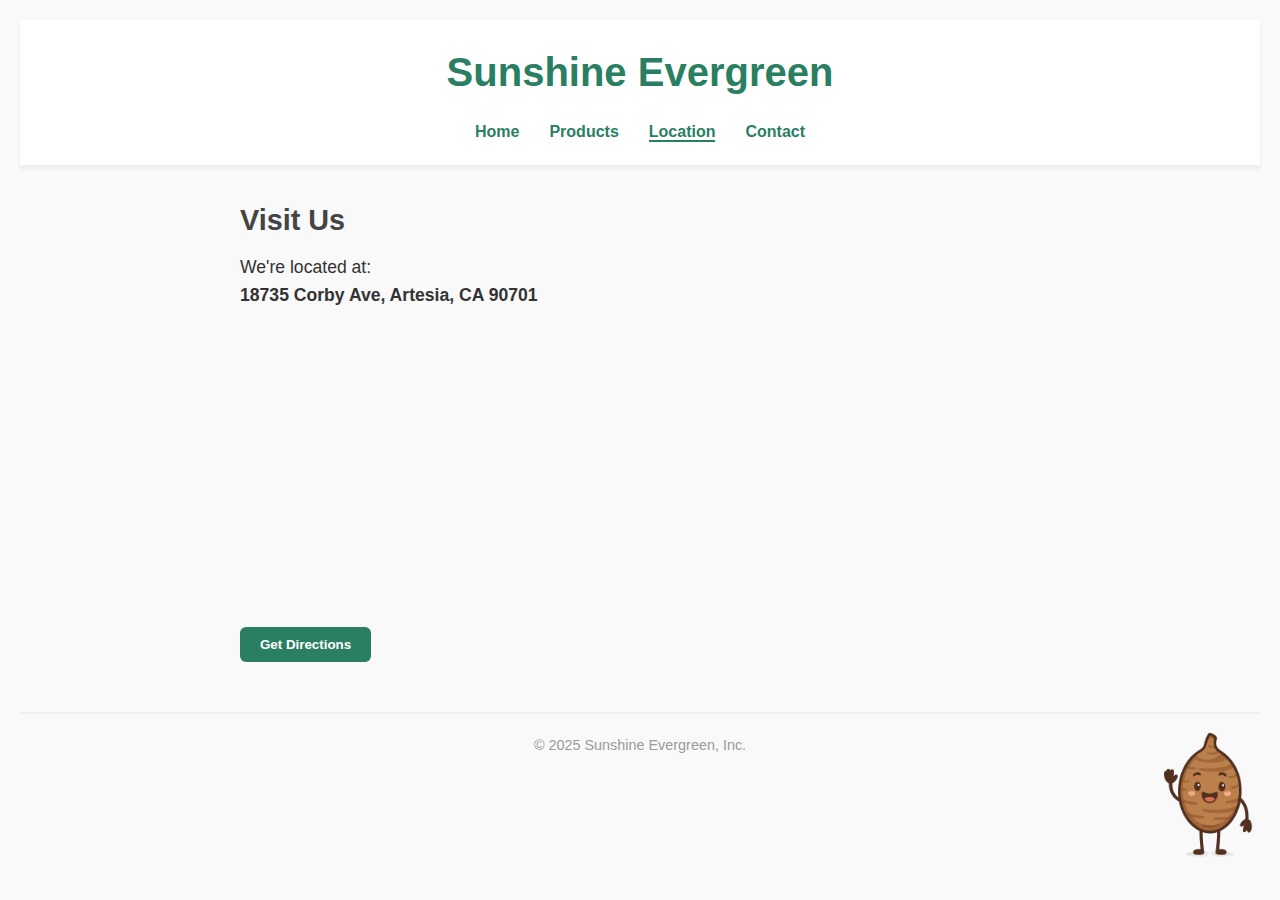
<file: location.html>
<!DOCTYPE html>
<html lang="en">
<head>
  <meta charset="UTF-8" />
  <meta name="viewport" content="width=device-width, initial-scale=1.0" />
  <title>Location – Sunshine Evergreen</title>
  <link rel="stylesheet" href="style.css" />
</head>
<body>
  <header>
    <h1>Sunshine Evergreen</h1>
    <nav>
      <ul>
        <li><a href="index.html">Home</a></li>
        <li><a href="products.html">Products</a></li>
        <li><a href="location.html" class="active">Location</a></li>
        <li><a href="contact.html">Contact</a></li>
      </ul>
    </nav>
  </header>

  <main>
    <section>
      <h2>Visit Us</h2>
      <p>We're located at:</p>
      <p><strong>18735 Corby Ave, Artesia, CA 90701</strong></p>

      <div class="map-container">
        <iframe
          width="100%" height="300" style="border:0;"
          loading="lazy"
          allowfullscreen
          referrerpolicy="no-referrer-when-downgrade"
          src="https://www.google.com/maps/embed/v1/place?key=AIzaSyAoO5o4CTrdPOZO0f4nYHzbdHgvoeJFc4o&q=18735+Corby+Ave,+Artesia,+CA+90701">
        </iframe>
      </div>

      <a href="https://www.google.com/maps/dir/?api=1&destination=18735+Corby+Ave,+Artesia,+CA+90701" target="_blank">
        <button>Get Directions</button>
      </a>
    </section>
  </main>

  <footer>
    <p>&copy; 2025 Sunshine Evergreen, Inc.</p>
  </footer>

  <div class="mascot-container">
    <img src="images/taro-mascot.png" alt="Taro Mascot" class="corner-mascot" title="Click me for a taro fun fact!" onclick="showFunFact()">
    <div id="speech-bubble" class="speech-bubble">
      <span class="close-bubble" onclick="hideFunFact()">×</span>
    </div>
  </div>

  <script>
    const funFacts = [
      "Taro root has been cultivated for over 5,000 years!",
      "Taro is rich in fiber, vitamin E, and potassium.",
      "In Hawaii, taro is used to make traditional poi.",
      "Taro is naturally purple on the inside — it’s beautiful and delicious!",
      "Taro leaves are edible too — but only when cooked!",
      "Taro is a staple food across Asia, Africa, and the Pacific Islands.",
      "Fun fact: Raw taro is toxic! It must be cooked to be safe to eat."
    ];

    let currentFactIndex = 0;
    let factTimeout;

    function showFunFact() {
      const bubble = document.getElementById("speech-bubble");
      bubble.style.display = "block";
      bubble.textContent = funFacts[currentFactIndex];

      const closeBtn = document.createElement("span");
      closeBtn.textContent = "×";
      closeBtn.className = "close-bubble";
      closeBtn.onclick = hideFunFact;
      bubble.appendChild(closeBtn);

      currentFactIndex = (currentFactIndex + 1) % funFacts.length;

      clearTimeout(factTimeout);
      factTimeout = setTimeout(hideFunFact, 8000);
    }

    function hideFunFact() {
      const bubble = document.getElementById("speech-bubble");
      bubble.style.display = "none";
      bubble.innerHTML = '';
    }
  </script>
</body>
</html>
</file>
<file: styles.css>
/* ─────────────────────────────────────────────────────────
   SHARED STYLES — Sunshine Produce B2B
   ───────────────────────────────────────────────────────── */

/* ── Reset ── */
*, *::before, *::after { box-sizing: border-box; margin: 0; padding: 0; }

/* ── Variables ── */
:root {
  /* New Bold Taro Palette */
  --taro-primary: #3C2A4D; /* Deep Taro Aubergine */
  --taro-dark:    #24192E; /* Darkest purple */
  --taro-light:   #61457A; /* Highlight purple */
  --earth:        #7d5c4b; /* Earthy brown */
  --cream:        #F9F6F0; /* Clean light cream */
  --cream2:       #ECE8DD;
  --white:        #ffffff;
  --gold:         #d4a017;
  --gold-lt:      #f0c040;
  --text:         #1a151b; /* Near black for text */
  --muted:        #6b636e; /* Muted grey-purple text */
  --green-dark:   #2d4a2d; /* Keep some heritage green */
}

html { scroll-behavior: smooth; }

body {
  font-family: 'DM Sans', sans-serif;
  background: var(--cream);
  color: var(--text);
  overflow-x: hidden;
}

/* ─────────────────────────────────────────────────────────
   NAV
   ───────────────────────────────────────────────────────── */
nav {
  position: fixed;
  top: 0; left: 0; right: 0;
  z-index: 100;
  display: flex;
  align-items: center;
  justify-content: space-between;
  padding: 1.1rem 4rem;
  background: rgba(249, 246, 240, 0.95);
  backdrop-filter: blur(12px);
  border-bottom: 1px solid var(--cream2);
}

.nav-logo {
  display: flex;
  align-items: center;
  gap: 0.6rem;
  text-decoration: none;
}

.nav-logo svg { width: 34px; height: 34px; }

.nav-logo-text {
  font-family: 'Playfair Display', serif;
  font-size: 1.25rem;
  font-weight: 700;
  color: var(--taro-primary);
  line-height: 1.1;
}

.nav-logo-text span {
  display: block;
  font-size: 0.65rem;
  font-weight: 400;
  letter-spacing: 0.18em;
  text-transform: uppercase;
  color: var(--muted);
  font-family: 'DM Sans', sans-serif;
}

.nav-links {
  display: flex;
  align-items: center;
  gap: 2.5rem;
  list-style: none;
}

.nav-links a {
  text-decoration: none;
  color: var(--text);
  font-size: 0.9rem;
  font-weight: 500;
  letter-spacing: 0.04em;
  position: relative;
  padding-bottom: 2px;
  transition: color 0.2s;
}

.nav-links a::after {
  content: '';
  position: absolute;
  bottom: 0; left: 0; right: 0;
  height: 2px;
  background: var(--taro-primary);
  transform: scaleX(0);
  transform-origin: left;
  transition: transform 0.25s ease;
}

.nav-links a:hover, .nav-links a.active { color: var(--taro-primary); }
.nav-links a:hover::after, .nav-links a.active::after { transform: scaleX(1); }

.nav-links a.nav-cta {
  background: var(--taro-primary);
  color: var(--white);
  padding: 0.6rem 1.4rem;
  border-radius: 3px;
  transition: background 0.2s, transform 0.15s;
}
.nav-links a.nav-cta:hover { background: var(--taro-dark); color: var(--white); transform: translateY(-1px); }
.nav-links a.nav-cta::after { display: none; }
.nav-links a.nav-cta.active::after { display: none; }

/* ─────────────────────────────────────────────────────────
   BUTTONS & TAGS
   ───────────────────────────────────────────────────────── */
.btn-primary {
  background: var(--taro-primary);
  color: var(--white);
  padding: 0.9rem 2.2rem;
  border-radius: 3px;
  text-decoration: none;
  font-weight: 500;
  font-size: 0.95rem;
  letter-spacing: 0.04em;
  transition: background 0.2s, transform 0.15s;
  display: inline-block;
  font-family: 'DM Sans', sans-serif;
  cursor: pointer;
  border: none;
}
.btn-primary:hover { background: var(--taro-dark); transform: translateY(-2px); }

.btn-secondary {
  background: transparent;
  color: var(--taro-primary);
  padding: 0.9rem 2.2rem;
  border-radius: 3px;
  text-decoration: none;
  font-weight: 600;
  font-size: 0.95rem;
  border: 1.5px solid var(--taro-primary);
  letter-spacing: 0.04em;
  transition: background 0.2s, color 0.2s, transform 0.15s;
  display: inline-block;
}
.btn-secondary:hover { background: var(--taro-primary); color: var(--white); transform: translateY(-2px); }

.btn-gold {
  background: var(--gold-lt);
  color: var(--text);
  padding: 0.9rem 2.2rem;
  border-radius: 3px;
  text-decoration: none;
  font-weight: 600;
  font-size: 0.95rem;
  letter-spacing: 0.04em;
  transition: background 0.2s, transform 0.15s;
  display: inline-block;
  white-space: nowrap;
  border: none;
  cursor: pointer;
}
.btn-gold:hover { background: var(--white); color: var(--taro-dark); transform: translateY(-2px); }

.section-tag {
  font-size: 0.75rem;
  font-weight: 600;
  letter-spacing: 0.16em;
  text-transform: uppercase;
  color: var(--earth);
  margin-bottom: 1.2rem;
  display: flex;
  align-items: center;
  gap: 0.5rem;
}
.section-tag::before {
  content: '';
  display: block;
  width: 24px;
  height: 2px;
  background: var(--earth);
  flex-shrink: 0;
}

/* ─────────────────────────────────────────────────────────
   HERO B2B
   ───────────────────────────────────────────────────────── */
.hero {
  min-height: 90vh;
  padding-top: 80px;
  position: relative;
  background-color: var(--taro-dark);
  color: var(--white);
  display: flex;
  align-items: center;
  overflow: hidden;
}

.hero-bg {
  position: absolute;
  inset: 0;
  width: 100%;
  height: 100%;
  object-fit: cover;
  opacity: 0.25;
  mix-blend-mode: luminosity;
  z-index: 1;
}

.hero-overlay {
  position: absolute;
  inset: 0;
  background: linear-gradient(135deg, rgba(36,25,46,0.95) 0%, rgba(60,42,77,0.8) 100%);
  z-index: 2;
}

.hero-content {
  position: relative;
  z-index: 3;
  width: 100%;
  max-width: 1200px;
  margin: 0 auto;
  padding: 4rem;
  display: grid;
  grid-template-columns: 1fr;
  align-items: center;
}

.hero-badge {
  display: inline-flex;
  align-items: center;
  gap: 0.5rem;
  background: rgba(255, 255, 255, 0.1);
  color: var(--cream);
  font-size: 0.75rem;
  font-weight: 600;
  letter-spacing: 0.12em;
  text-transform: uppercase;
  padding: 0.4rem 1rem;
  border-radius: 4px;
  margin-bottom: 2rem;
  backdrop-filter: blur(4px);
  border: 1px solid rgba(255,255,255,0.15);
  animation: fadeUp 0.6s ease both;
}

.hero h1 {
  font-family: 'Playfair Display', serif;
  font-size: clamp(3.2rem, 6vw, 5rem);
  font-weight: 700;
  line-height: 1.05;
  color: var(--white);
  margin-bottom: 1.5rem;
  max-width: 900px;
  animation: fadeUp 0.6s 0.1s ease both;
}

.hero h1 em { font-style: italic; color: var(--gold-lt); }

.hero-sub {
  font-size: 1.15rem;
  line-height: 1.7;
  color: rgba(255, 255, 255, 0.85);
  max-width: 600px;
  margin-bottom: 3rem;
  animation: fadeUp 0.6s 0.2s ease both;
}

.hero-cta-group {
  display: flex;
  align-items: center;
  gap: 2rem;
  animation: fadeUp 0.6s 0.3s ease both;
}

/* ─────────────────────────────────────────────────────────
   TARO PROCESS (Interactive Hover/Scroll)
   ───────────────────────────────────────────────────────── */
.process-section {
  padding: 7rem 4rem;
  background: var(--white);
  position: relative;
}

.process-header {
  text-align: center;
  max-width: 700px;
  margin: 0 auto 5rem;
}

.process-header h2 {
  font-family: 'Playfair Display', serif;
  font-size: clamp(2.5rem, 4vw, 3.5rem);
  color: var(--taro-primary);
  margin-bottom: 1rem;
  line-height: 1.1;
}

.process-header p {
  font-size: 1.05rem;
  color: var(--muted);
  line-height: 1.7;
}

/* The Interactive Container */
.process-interactive {
  display: grid;
  grid-template-columns: 1.2fr 1fr;
  gap: 4rem;
  max-width: 1200px;
  margin: 0 auto;
  align-items: center;
}

.process-visual {
  position: relative;
  width: 100%;
  aspect-ratio: 4/5;
  border-radius: 8px;
  overflow: hidden;
  box-shadow: 0 24px 60px rgba(60,42,77,0.15);
}

.process-visual img {
  position: absolute;
  inset: 0;
  width: 100%;
  height: 100%;
  object-fit: cover;
  transition: opacity 0.8s cubic-bezier(0.4, 0, 0.2, 1);
}

.process-visual .img-processed {
  opacity: 0; /* Hidden by default */
  z-index: 2;
}

.process-visual .img-raw {
  z-index: 1;
}

/* Triggers via JS IntersectionObserver mapping active class */
.process-interactive.is-processed .process-visual .img-processed {
  opacity: 1;
}

.process-steps {
  display: flex;
  flex-direction: column;
  gap: 2rem;
  position: relative;
}

.process-step {
  padding: 2rem;
  border-left: 3px solid var(--cream2);
  transition: all 0.4s ease;
  opacity: 0.5;
}

.process-step.active {
  border-color: var(--taro-primary);
  opacity: 1;
  background: var(--cream);
}

.process-step h3 {
  font-family: 'Playfair Display', serif;
  font-size: 1.5rem;
  color: var(--taro-dark);
  margin-bottom: 0.75rem;
}

.process-step p {
  color: var(--text);
  line-height: 1.6;
}

/* ─────────────────────────────────────────────────────────
   ASYMMETRICAL VALUES SECTION
   ───────────────────────────────────────────────────────── */
.values-b2b {
  padding: 8rem 4rem;
  background: var(--cream);
  position: relative;
}

.values-grid {
  display: grid;
  grid-template-columns: repeat(3, 1fr);
  gap: 3rem;
  max-width: 1200px;
  margin: 0 auto;
}

.value-box {
  background: var(--white);
  padding: 3rem 2.5rem;
  border-radius: 4px;
  box-shadow: 0 10px 30px rgba(0,0,0,0.03);
  border-top: 4px solid var(--taro-primary);
  transition: transform 0.3s;
}

.value-box:hover { transform: translateY(-5px); }

.value-box h3 {
  font-family: 'Playfair Display', serif;
  font-size: 1.4rem;
  color: var(--taro-dark);
  margin-bottom: 1rem;
}

.value-box p {
  color: var(--muted);
  font-size: 0.95rem;
  line-height: 1.7;
}

.value-icon {
  width: 50px;
  height: 50px;
  background: var(--cream2);
  border-radius: 50%;
  display: flex;
  align-items: center;
  justify-content: center;
  margin-bottom: 1.5rem;
  color: var(--taro-primary);
}

/* ─────────────────────────────────────────────────────────
   CTA & FOOTER
   ───────────────────────────────────────────────────────── */
.cta-banner {
  padding: 6rem 4rem;
  text-align: center;
  background: var(--taro-primary);
  color: var(--white);
}
.cta-banner h2 { font-family: 'Playfair Display', serif; font-size: clamp(2.2rem, 4vw, 3rem); margin-bottom: 1rem; }
.cta-banner p { color: rgba(255,255,255,0.8); font-size: 1.1rem; margin-bottom: 2rem; max-width: 600px; margin-inline: auto; line-height: 1.6; }
.cta-banner .btn-primary { background: var(--gold-lt); color: var(--text); }
.cta-banner .btn-primary:hover { background: var(--white); }

footer {
  background: var(--taro-dark);
  color: rgba(255, 255, 255, 0.7);
  padding: 4rem 4rem 2rem;
}
.footer-top {
  max-width: 1200px;
  margin: 0 auto;
  display: grid;
  grid-template-columns: 2fr 1fr 1fr;
  gap: 4rem;
  padding-bottom: 3rem;
  border-bottom: 1px solid rgba(255,255,255,0.1);
  margin-bottom: 2rem;
}
.footer-brand-name { font-family: 'Playfair Display', serif; font-size: 1.5rem; color: var(--white); margin-bottom: 1rem; }
.footer-col h4 { color: var(--white); font-size: 0.85rem; text-transform: uppercase; letter-spacing: 0.1em; margin-bottom: 1.5rem; }
.footer-col ul { list-style: none; }
.footer-col ul li { margin-bottom: 0.8rem; }
.footer-col a { color: rgba(255,255,255,0.7); text-decoration: none; transition: color 0.2s; }
.footer-col a:hover { color: var(--white); }
.footer-col address { font-style: normal; font-size: 0.88rem; line-height: 1.8; }
.footer-bottom { max-width: 1200px; margin: 0 auto; display: flex; justify-content: space-between; font-size: 0.85rem; }

/* ─────────────────────────────────────────────────────────
   ANIMATIONS & RESPONSIVE
   ───────────────────────────────────────────────────────── */
.reveal { opacity: 0; transform: translateY(30px); transition: opacity 0.8s ease, transform 0.8s ease; }
.reveal.visible { opacity: 1; transform: translateY(0); }

@keyframes fadeUp {
  from { opacity: 0; transform: translateY(20px); }
  to { opacity: 1; transform: translateY(0); }
}

@media (max-width: 900px) {
  nav { padding: 1rem 1.5rem; }
  .nav-links { display: none; }
  .hero-content { padding: 2rem 1.5rem; }
  .process-section, .values-b2b, .cta-banner, footer { padding: 4rem 1.5rem; }
  .process-interactive { grid-template-columns: 1fr; gap: 2rem; }
  .values-grid { grid-template-columns: 1fr; }
  .footer-top { grid-template-columns: 1fr; gap: 2.5rem; }
  .footer-bottom { flex-direction: column; gap: 1rem; text-align: center; }
}

/* 
   INNER PAGES COMPATIBILITY
    */
:root {
  --green: var(--taro-primary);
  --green2: var(--taro-light);
  --terra: #b85c38;
}

/* Page Header for inner pages */
.page-header {
  padding: 9rem 4rem 5rem;
  background: var(--taro-dark);
  position: relative;
  overflow: hidden;
}

.page-header::after {
  content: '';
  position: absolute;
  bottom: 0; left: 0; right: 0;
  height: 60px;
  background: var(--cream);
  clip-path: polygon(0% 100%, 100% 100%, 100% 0%);
}

.page-header-inner { max-width: 700px; position: relative; z-index: 2; }
.page-header .section-tag { color: var(--gold-lt); margin-bottom: 1rem;}
.page-header .section-tag::before { background: var(--gold-lt); }

.page-header h1 {
  font-family: 'Playfair Display', serif;
  font-size: clamp(2.5rem, 5vw, 3.8rem);
  font-weight: 700;
  color: var(--white);
  line-height: 1.1;
  margin-bottom: 1rem;
}

.page-header p {
  font-size: 1.05rem;
  color: rgba(255, 255, 255, 0.75);
  line-height: 1.7;
  max-width: 560px;
}

/* Mobile Nav Restored */
.nav-hamburger {
  display: none; flex-direction: column; justify-content: center; gap: 5px;
  background: none; border: none; cursor: pointer; padding: 4px; width: 36px; height: 36px;
}
.nav-hamburger span {
  display: block; height: 2px; background: var(--taro-primary); border-radius: 2px;
  transition: transform 0.25s ease, opacity 0.2s ease;
}
.nav-mobile {
  display: none; position: fixed; top: 0; left: 0; right: 0; bottom: 0;
  background: var(--cream); z-index: 99; flex-direction: column; align-items: center; justify-content: center; gap: 2rem;
}
.nav-mobile.open { display: flex; }
.nav-mobile a {
  font-family: 'Playfair Display', serif; font-size: 2rem; font-weight: 700; color: var(--taro-primary); text-decoration: none;
}
.nav-mobile a.nav-cta-mobile {
  font-family: 'DM Sans', sans-serif; font-size: 1rem; font-weight: 500; background: var(--taro-primary); color: var(--white);
  padding: 0.75rem 2.5rem; border-radius: 3px;
}
</file>
<file: style.css>
/* Reset & Base Styles */
* {
  margin: 0;
  padding: 0;
  box-sizing: border-box;
}

body {
  font-family: 'Segoe UI', Tahoma, Geneva, Verdana, sans-serif;
  background-color: #f9f9f9;
  color: #333;
  line-height: 1.6;
  padding: 20px;
}

/* Header */
header {
  background-color: #fff;
  border-bottom: 2px solid #eee;
  padding: 20px 0;
  margin-bottom: 30px;
  box-shadow: 0 2px 4px rgba(0,0,0,0.05);
}

header h1 {
  text-align: center;
  font-size: 2.5rem;
  color: #2a7f62;
}

nav ul {
  display: flex;
  justify-content: center;
  list-style: none;
  margin-top: 15px;
}

nav ul li {
  margin: 0 15px;
}

nav ul li a {
  text-decoration: none;
  color: #2a7f62;
  font-weight: bold;
}

nav ul li a:hover {
  text-decoration: underline;
}

nav ul li a.active {
  border-bottom: 2px solid #2a7f62;
}

/* Main */
main {
  max-width: 800px;
  margin: 0 auto;
}

section h2 {
  font-size: 1.8rem;
  margin-bottom: 10px;
  color: #444;
}

section p {
  font-size: 1.1rem;
}

/* Hero Section */
.hero {
  background-color: #e8f5f0;
  padding: 60px 20px;
  text-align: center;
}

.hero h2 {
  font-size: 2rem;
  color: #2a7f62;
  margin-bottom: 10px;
}

.hero p {
  font-size: 1.1rem;
  color: #444;
  margin-bottom: 20px;
}

.hero button {
  background-color: #2a7f62;
  color: white;
  border: none;
  padding: 12px 24px;
  border-radius: 6px;
  font-size: 1rem;
  cursor: pointer;
}

.hero button:hover {
  background-color: #256b54;
}

/* Product Preview */
.homepage-products {
  text-align: center;
  padding: 40px 20px;
}

.product-preview-grid {
  display: flex;
  gap: 20px;
  justify-content: center;
  margin: 20px 0;
  flex-wrap: wrap;
}

.preview-card {
  max-width: 200px;
}

.preview-card img {
  width: 100%;
  max-height: 160px;
  object-fit: contain;
  border-radius: 4px;
}

/* Product Page Grid */
.product-grid {
  display: grid;
  grid-template-columns: repeat(auto-fit, minmax(250px, 1fr));
  gap: 20px;
  margin-top: 20px;
}

.product-card {
  background-color: #fff;
  border: 1px solid #ddd;
  border-radius: 8px;
  padding: 15px;
  text-align: center;
  box-shadow: 0 2px 4px rgba(0,0,0,0.05);
  transition: transform 0.2s ease;
}

.product-card:hover {
  transform: scale(1.02);
}

.product-card img {
  width: 100%;
  max-height: 200px;
  object-fit: contain;
  border-radius: 4px;
}

.product-card h3 {
  margin: 10px 0 5px;
  color: #2a7f62;
}

.product-card p {
  font-size: 0.95rem;
  color: #555;
}

/* Why Us */
.why-us {
  padding: 40px 20px;
  background-color: #f4f4f4;
  text-align: center;
}

.columns {
  display: flex;
  justify-content: space-between;
  gap: 20px;
  margin-top: 20px;
  flex-wrap: wrap;
}

.columns div {
  flex: 1;
  min-width: 200px;
}

/* Buttons */
button,
a button {
  background-color: #2a7f62;
  color: white;
  border: none;
  padding: 10px 20px;
  border-radius: 6px;
  cursor: pointer;
  font-weight: bold;
  margin-top: 10px;
}

button:hover,
a button:hover {
  background-color: #256b54;
}

/* Footer */
footer {
  text-align: center;
  margin-top: 50px;
  padding-top: 20px;
  border-top: 2px solid #eee;
  color: #999;
  font-size: 0.9rem;
}

/* Mascot */
.mascot-container {
  position: fixed;
  bottom: 20px;
  right: 20px;
  z-index: 999;
}

.corner-mascot {
  width: 100px;
  cursor: pointer;
  opacity: 0.95;
}

.speech-bubble {
  position: absolute;
  bottom: 110px;
  right: 0;
  background-color: #fff;
  color: #333;
  padding: 10px 15px;
  border-radius: 12px;
  border: 1px solid #ccc;
  font-size: 0.95rem;
  box-shadow: 0 2px 8px rgba(0,0,0,0.1);
  display: none;

  width: fit-content;
  max-width: 300px;
  white-space: normal;
  word-wrap: break-word;
  min-width: 120px;
}

.speech-bubble::after {
  content: "";
  position: absolute;
  bottom: -10px;
  right: 20px;
  border-width: 10px 10px 0;
  border-style: solid;
  border-color: #fff transparent;
}

/* Mobile Fixes */
@media (max-width: 480px) {
  .speech-bubble {
    max-width: 180px;
    font-size: 0.85rem;
  }
}

/* Close Bubble Button */
.close-bubble {
  position: absolute;
  top: 5px;
  right: 10px;
  font-size: 16px;
  color: #888;
  cursor: pointer;
}

.close-bubble:hover {
  color: #444;
}
</file>
